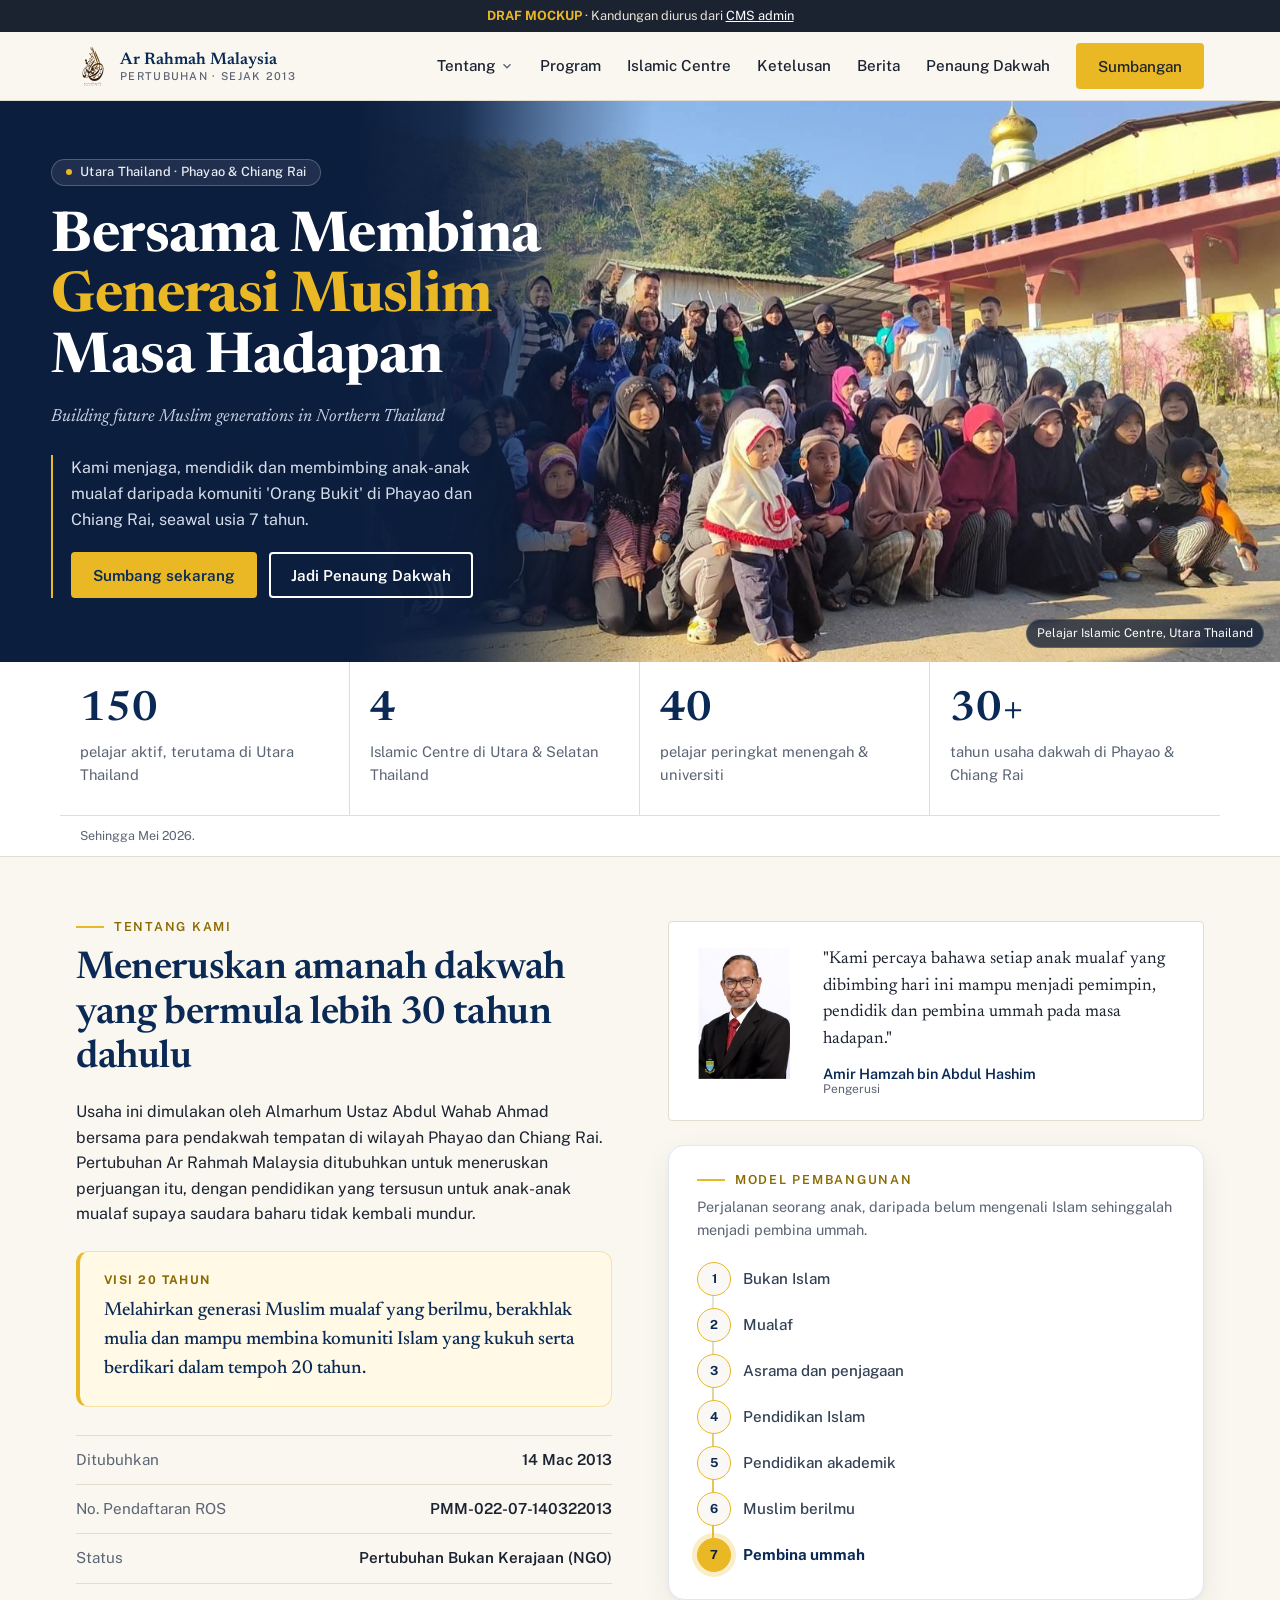
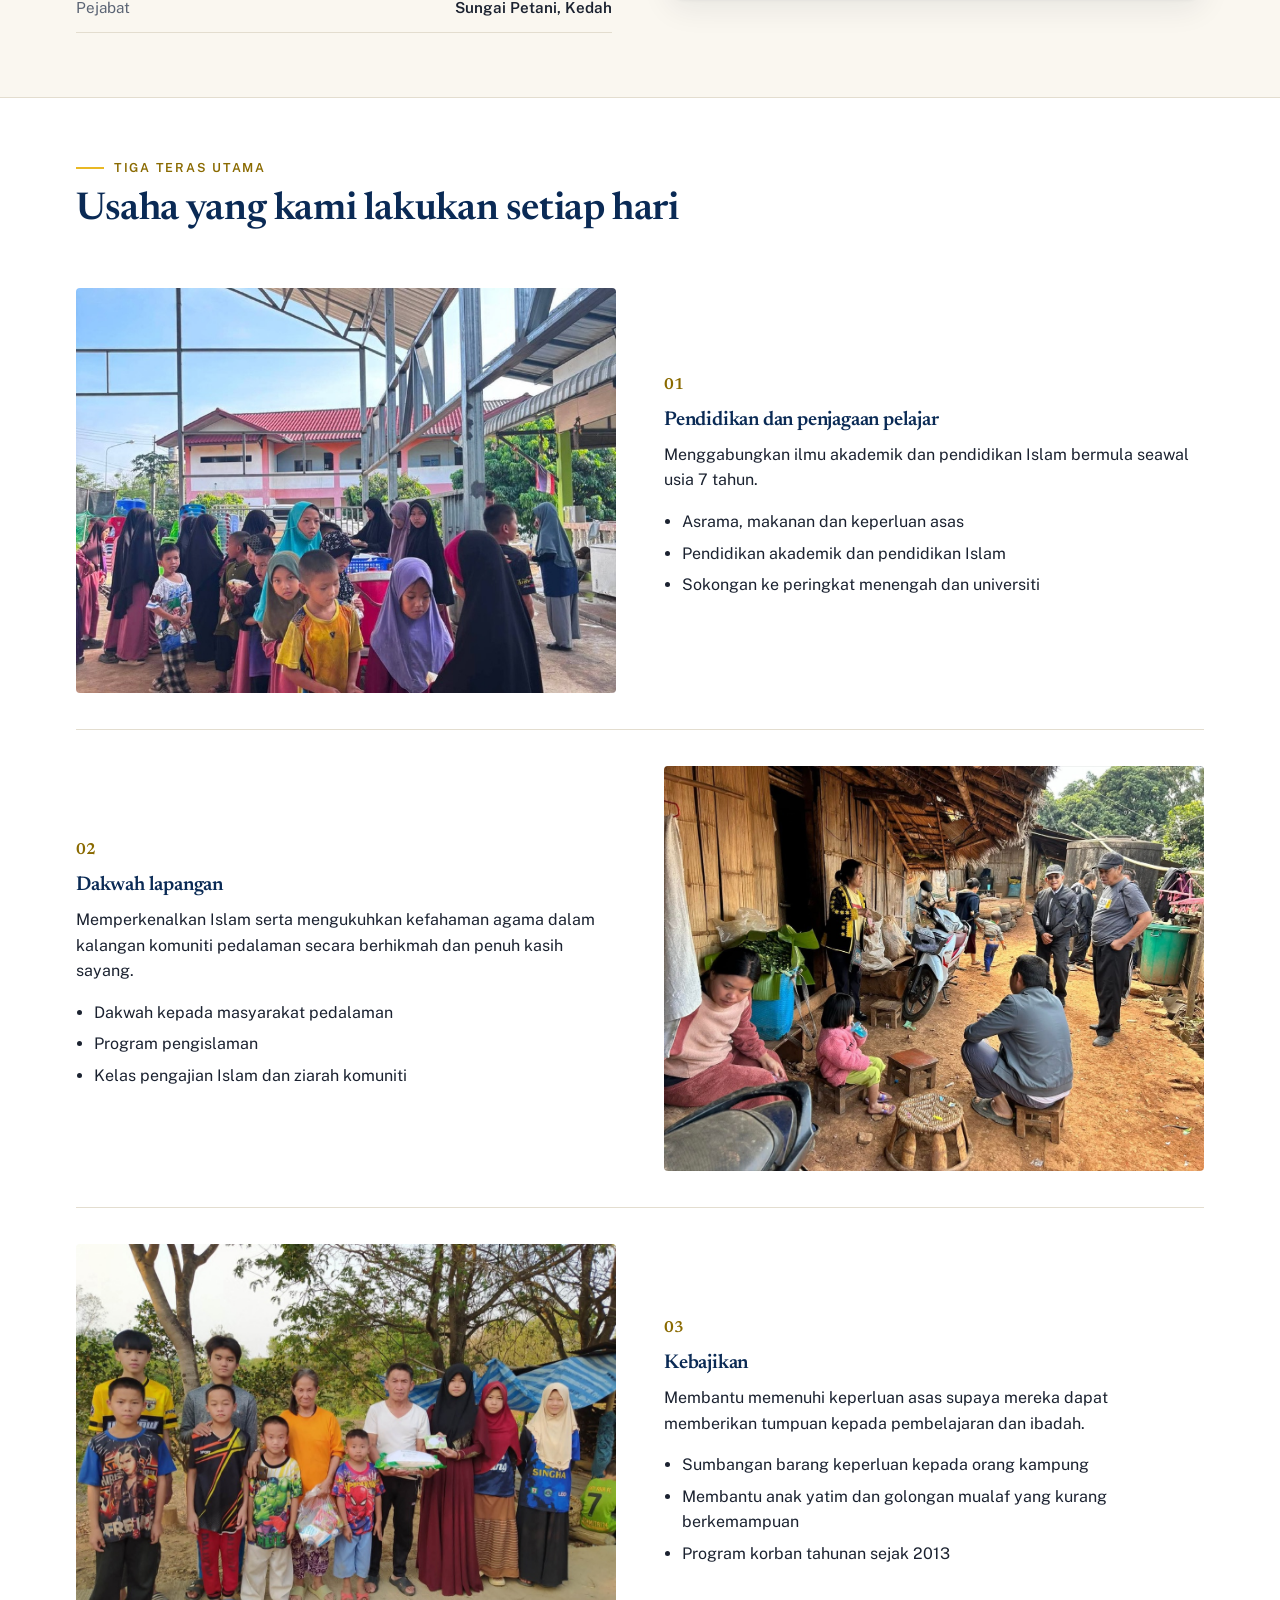
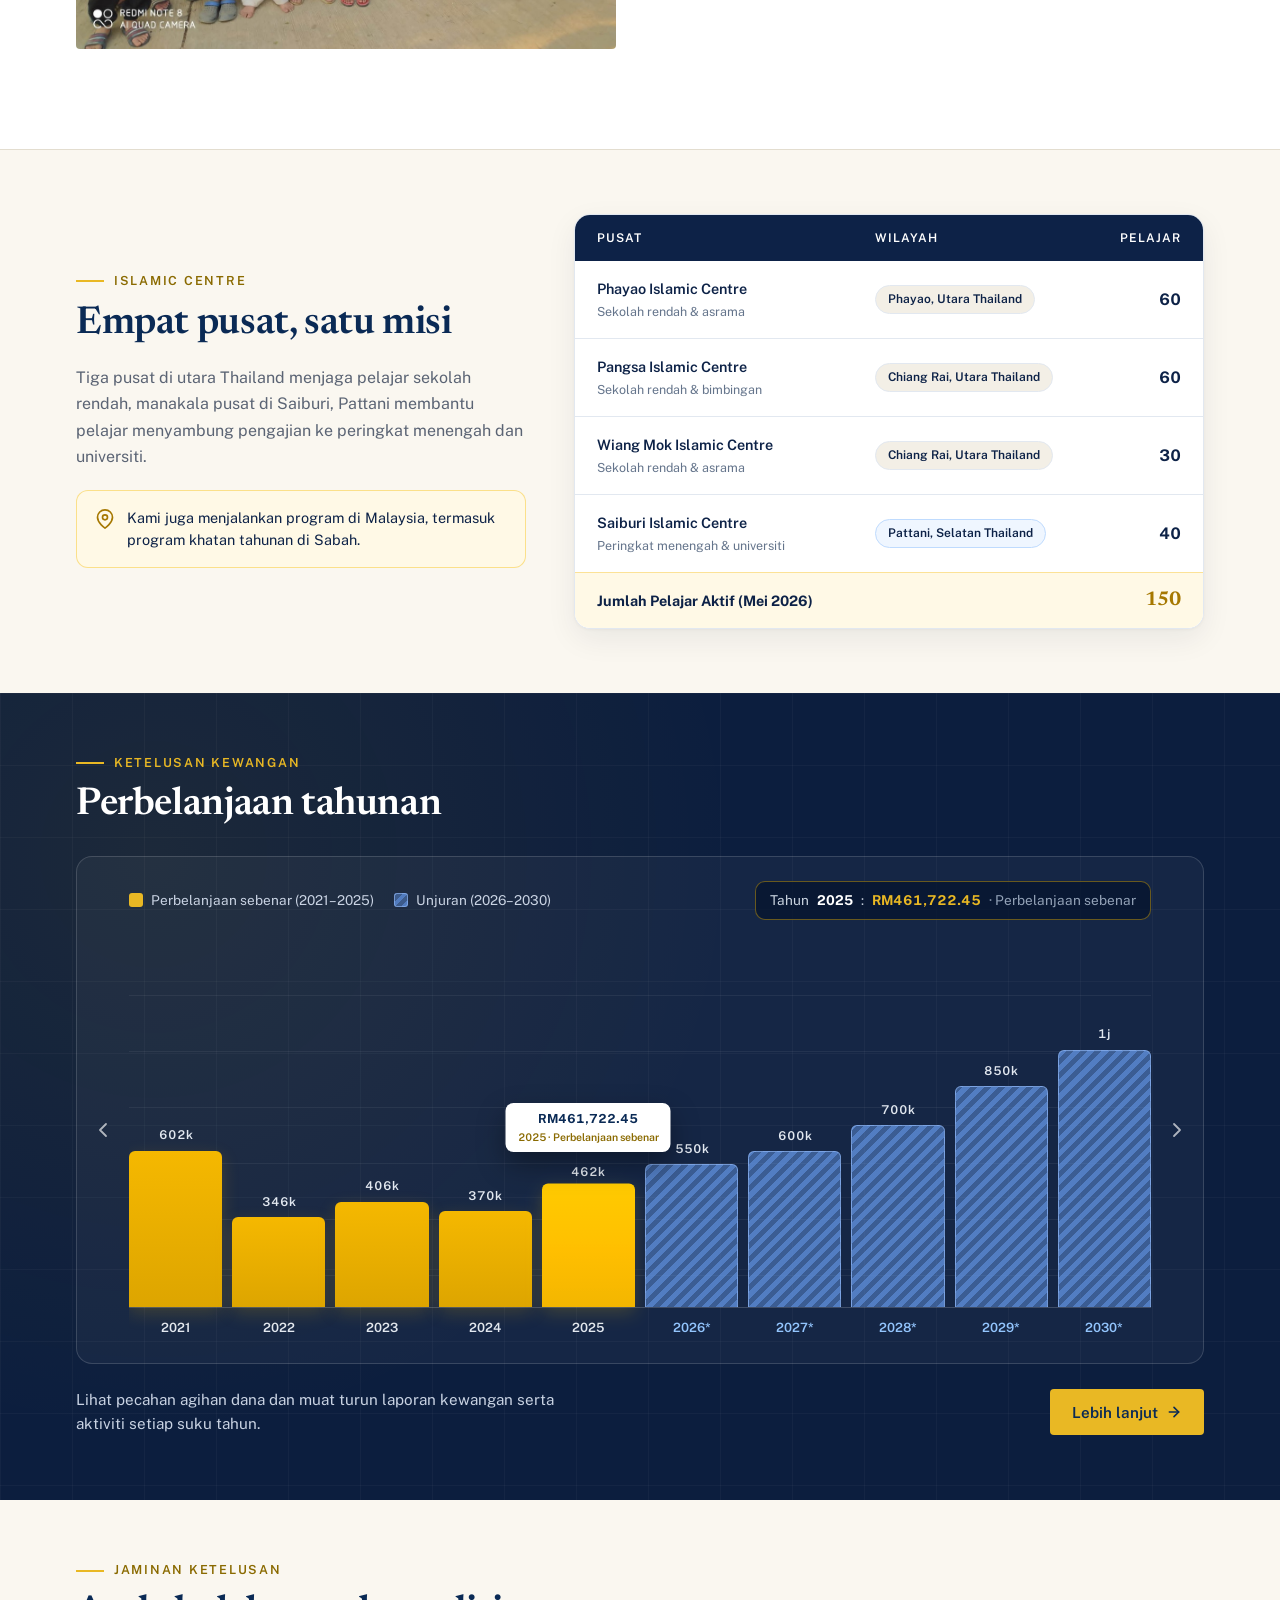
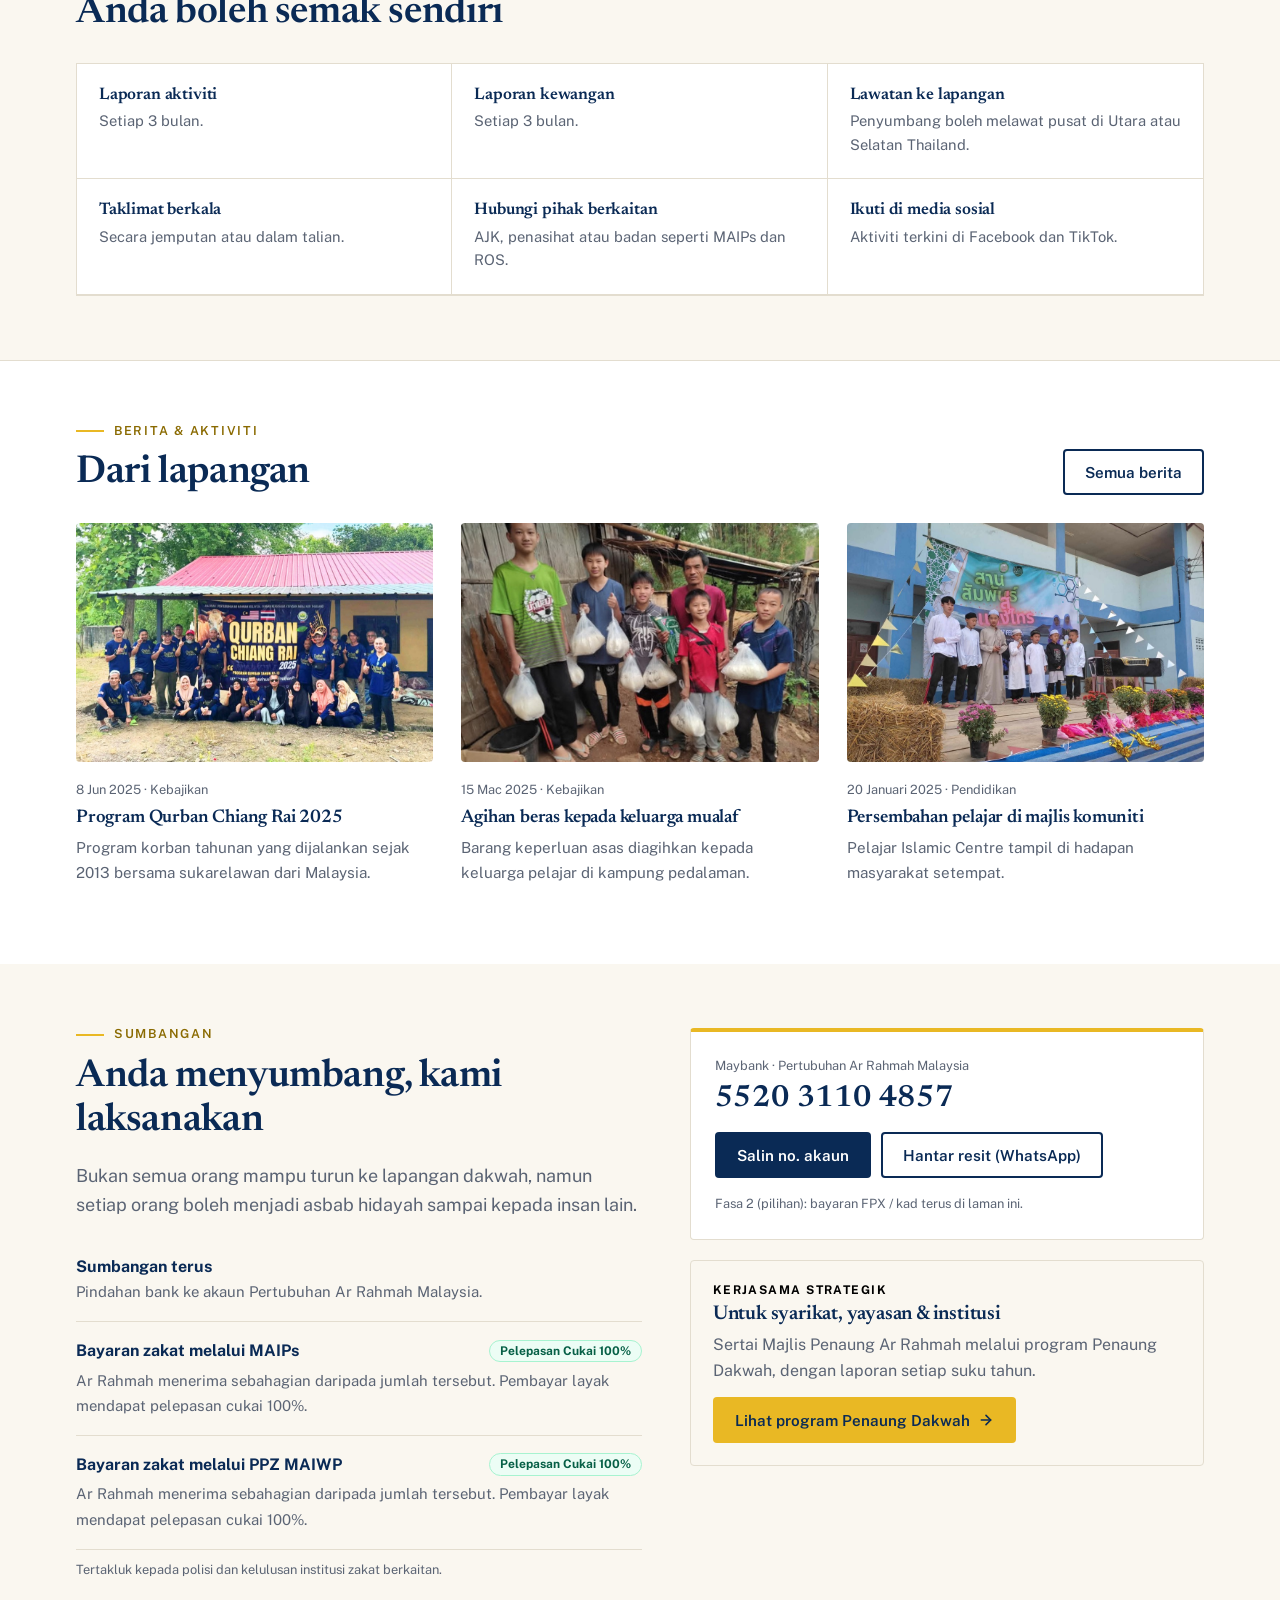
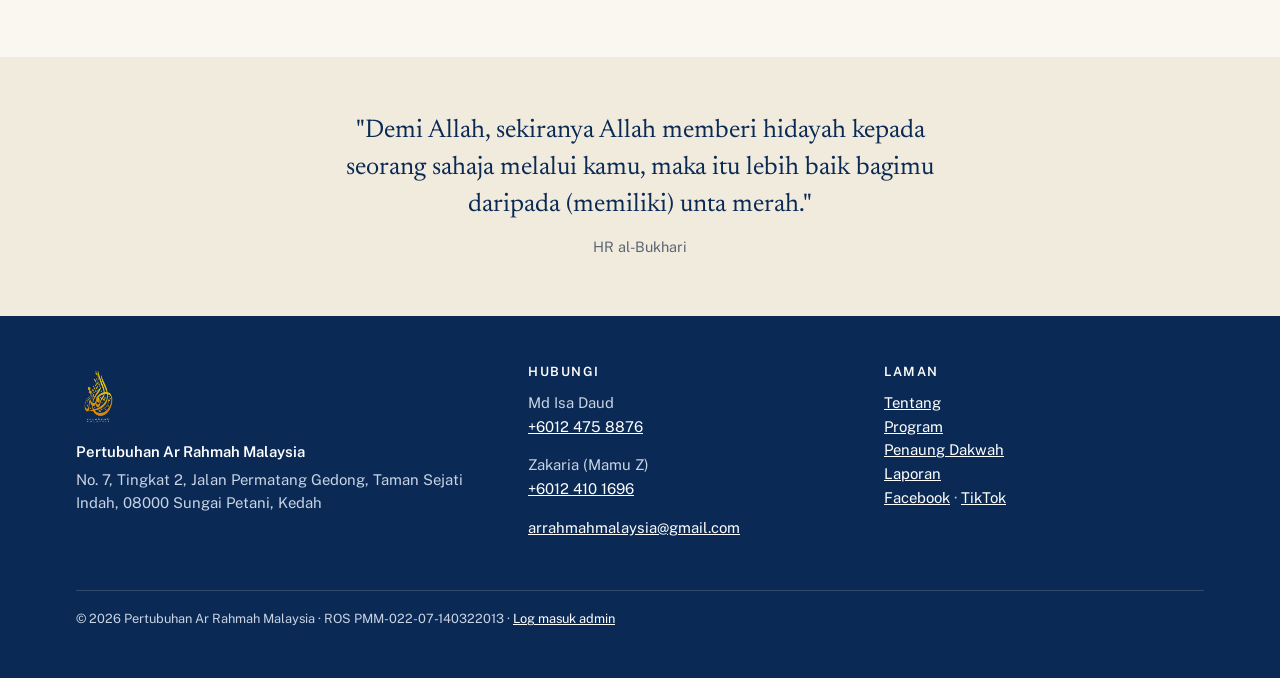
<file: index.html>
<!doctype html>
<html lang="ms">
<head>
<meta charset="utf-8">
<meta name="viewport" content="width=device-width, initial-scale=1">
<title>Pertubuhan Ar Rahmah Malaysia</title>
<meta name="description" content="Dakwah, pendidikan dan kebajikan untuk anak-anak mualaf dan masyarakat pedalaman di Utara Thailand sejak 2013.">
<link rel="preconnect" href="https://fonts.googleapis.com">
<link rel="preconnect" href="https://fonts.gstatic.com" crossorigin>
<link href="https://fonts.googleapis.com/css2?family=Newsreader:ital,opsz,wght@0,6..72,400;0,6..72,600;1,6..72,400&family=Public+Sans:wght@400;500;600&display=swap" rel="stylesheet">
<link rel="stylesheet" href="style.css">
</head>
<body>

<div class="mock-bar"><b>DRAF MOCKUP</b> · Kandungan diurus dari <a href="admin.html" style="color:#fff">CMS admin</a></div>

<header class="site-head">
  <div class="wrap">
    <a class="brand" href="index.html">
      <img src="assets/logo.png" alt="Logo Ar Rahmah Malaysia">
      <span>Ar Rahmah Malaysia<small>Pertubuhan · Sejak 2013</small></span>
    </a>
    <button class="menu-btn" aria-expanded="false" aria-controls="nav" aria-label="Buka menu">
      <svg width="22" height="22" viewBox="0 0 24 24" fill="none" stroke="currentColor" stroke-width="2"><path d="M3 6h18M3 12h18M3 18h18"/></svg>
    </button>
    <nav class="nav" id="nav">
      <div class="nav-drop">
  <a href="#tentang" class="drop-trigger">
    Tentang
    <svg class="chev" width="14" height="14" viewBox="0 0 24 24" fill="none" stroke="currentColor" stroke-width="2.2" aria-hidden="true"><path d="M6 9l6 6 6-6"/></svg>
  </a>
  <div class="drop-menu">
    <a href="#tentang">Tentang Kami</a>
    <a href="ajk.html">AJK &amp; Penasihat</a>
  </div>
</div>
      <a href="#program">Program</a>
      <a href="#centre">Islamic Centre</a>
      <a href="#ketelusan">Ketelusan</a>
      <a href="berita.html">Berita</a>
      <a href="penaung.html">Penaung Dakwah</a>
      <a class="btn btn-gold" href="#sumbang">Sumbangan</a>
    </nav>
  </div>
</header>

<main>
<section class="hero">
  <figure class="hero-img" style="margin:0">
    <img src="assets/hero.jpg" data-src="site.hero_image" alt="Pelajar dan guru di Islamic Centre Ar Rahmah, Utara Thailand">
    <figcaption>Pelajar Islamic Centre, Utara Thailand</figcaption>
  </figure>
  <div class="hero-fade" aria-hidden="true"></div>

  <div class="wrap hero-body">
    <div class="hero-col">
      <div class="hero-pill">
        <span class="dot" aria-hidden="true"></span>
        <span>Utara Thailand · Phayao &amp; Chiang Rai</span>
      </div>

      <h1>Bersama Membina<br><span class="hero-gold">Generasi Muslim</span> Masa Hadapan</h1>
      <p class="tag-en" data-t="site.tagline_en">Building future Muslim generations in Northern Thailand</p>

      <div class="hero-side">
        <p data-t="site.hero_text">Kami menjaga, mendidik dan membimbing anak-anak mualaf daripada komuniti 'Orang Bukit' di Phayao dan Chiang Rai, seawal usia 7 tahun.</p>
        <div class="actions">
          <a class="btn btn-gold" href="#sumbang">Sumbang sekarang</a>
          <a class="btn btn-line" href="penaung.html">Jadi Penaung Dakwah</a>
        </div>
      </div>
    </div>
  </div>
</section>

<section class="facts" aria-label="Statistik semasa">
  <div class="wrap" style="padding:0">
    <dl>
      <div><dt data-t="stats.students">150</dt><dd>pelajar aktif, terutama di Utara Thailand</dd></div>
      <div><dt data-t="stats.centres">4</dt><dd>Islamic Centre di Utara & Selatan Thailand</dd></div>
      <div><dt data-t="stats.uni">40</dt><dd>pelajar peringkat menengah & universiti</dd></div>
      <div><dt data-t="stats.years">30+</dt><dd>tahun usaha dakwah di Phayao & Chiang Rai</dd></div>
    </dl>
    <p class="note">Sehingga <span data-t="stats.asof">Mei 2026</span>.</p>
  </div>
</section>

<section id="tentang">
  <div class="wrap two">
    <div>
      <p class="eyebrow">Tentang kami</p>
      <h2 data-t="site.about_title">Meneruskan amanah dakwah yang bermula lebih 30 tahun dahulu</h2>
      <p data-t="site.about_text">Usaha ini dimulakan oleh Almarhum Ustaz Abdul Wahab Ahmad bersama para pendakwah tempatan di wilayah Phayao dan Chiang Rai. Pertubuhan Ar Rahmah Malaysia ditubuhkan untuk meneruskan perjuangan itu, dengan pendidikan yang tersusun untuk anak-anak mualaf supaya saudara baharu tidak kembali mundur.</p>
<div class="visi-box"><span class="visi-label">Visi 20 Tahun</span>
  <p data-t="site.visi">Melahirkan generasi Muslim mualaf yang berilmu, berakhlak mulia dan mampu membina komuniti Islam yang kukuh serta berdikari dalam tempoh 20 tahun.</p>
</div>  
        <ul class="meta-list">
        <li><span>Ditubuhkan</span><span data-t="site.founded">14 Mac 2013</span></li>
        <li><span>No. Pendaftaran ROS</span><span data-t="site.ros">PMM-022-07-140322013</span></li>
        <li><span>Status</span><span>Pertubuhan Bukan Kerajaan (NGO)</span></li>
        <li><span>Pejabat</span><span data-t="site.office">Sungai Petani, Kedah</span></li>
      </ul>
    </div>
    <div>
      <div class="chair">
        <img src="assets/pengerusi.jpg" alt="Amir Hamzah bin Abdul Hashim">
        <div>
          <blockquote>"<span data-t="site.chair_quote">Kami percaya bahawa setiap anak mualaf yang dibimbing hari ini mampu menjadi pemimpin, pendidik dan pembina ummah pada masa hadapan.</span>"</blockquote>
          <cite><span data-t="site.chair_name">Amir Hamzah bin Abdul Hashim</span><small data-t="site.chair_role">Pengerusi</small></cite>
        </div>
      </div>
      <div class="model-card">
  <p class="eyebrow">Model pembangunan</p>
  <p class="model-sub">Perjalanan seorang anak, daripada belum mengenali Islam sehinggalah menjadi pembina ummah.</p>
  <ol class="model-steps">
    <li>Bukan Islam</li>
    <li>Mualaf</li>
    <li>Asrama dan penjagaan</li>
    <li>Pendidikan Islam</li>
    <li>Pendidikan akademik</li>
    <li>Muslim berilmu</li>
    <li>Pembina ummah</li>
  </ol>
</div>
    </div>
  </div>
</section>

<section id="program" class="pillars">
  <div class="wrap">
    <p class="eyebrow">Tiga teras utama</p>
    <h2>Usaha yang kami lakukan setiap hari</h2>

    <div class="pillar">
      <div class="pillar-img"><img src="assets/pendidikan.jpg" alt="Pelajar beratur untuk makan di asrama" loading="lazy"></div>
      <div>
        <p class="num">01</p>
        <h3>Pendidikan dan penjagaan pelajar</h3>
        <p>Menggabungkan ilmu akademik dan pendidikan Islam bermula seawal usia 7 tahun.</p>
        <ul><li>Asrama, makanan dan keperluan asas</li><li>Pendidikan akademik dan pendidikan Islam</li><li>Sokongan ke peringkat menengah dan universiti</li></ul>
      </div>
    </div>

    <div class="pillar">
      <div class="pillar-img"><img src="assets/dakwah.jpg" alt="Pendakwah menziarahi rumah penduduk kampung" loading="lazy"></div>
      <div>
        <p class="num">02</p>
        <h3>Dakwah lapangan</h3>
        <p>Memperkenalkan Islam serta mengukuhkan kefahaman agama dalam kalangan komuniti pedalaman secara berhikmah dan penuh kasih sayang.</p>
        <ul><li>Dakwah kepada masyarakat pedalaman</li><li>Program pengislaman</li><li>Kelas pengajian Islam dan ziarah komuniti</li></ul>
      </div>
    </div>

    <div class="pillar">
      <div class="pillar-img"><img src="assets/kebajikan.jpg" alt="Agihan barang keperluan kepada keluarga mualaf" loading="lazy"></div>
      <div>
        <p class="num">03</p>
        <h3>Kebajikan</h3>
        <p>Membantu memenuhi keperluan asas supaya mereka dapat memberikan tumpuan kepada pembelajaran dan ibadah.</p>
        <ul><li>Sumbangan barang keperluan kepada orang kampung</li><li>Membantu anak yatim dan golongan mualaf yang kurang berkemampuan</li><li>Program korban tahunan sejak 2013</li></ul>
      </div>
    </div>
  </div>
</section>

<section id="centre">
  <div class="wrap centre-grid">
    <div>
      <p class="eyebrow">Islamic Centre</p>
      <h2>Empat pusat, satu misi</h2>
      <p class="lead">Tiga pusat di utara Thailand menjaga pelajar sekolah rendah, manakala pusat di Saiburi, Pattani membantu pelajar menyambung pengajian ke peringkat menengah dan universiti.</p>
      <div class="centre-note">
        <svg viewBox="0 0 24 24" fill="none" stroke="currentColor" stroke-width="2" stroke-linecap="round" stroke-linejoin="round" aria-hidden="true">
          <path d="M21 10c0 7-9 13-9 13s-9-6-9-13a9 9 0 0 1 18 0z"/>
          <circle cx="12" cy="10" r="3"/>
        </svg>
        <span>Kami juga menjalankan program di Malaysia, termasuk program khatan tahunan di Sabah.</span>
      </div>
    </div>

    <div class="centre-card">
      <div class="tbl-wrap">
        <table class="tbl">
          <thead>
            <tr>
              <th>Pusat</th>
              <th class="hide-sm">Wilayah</th>
              <th>Pelajar</th>
            </tr>
          </thead>
          <tbody id="centres-body"></tbody>
          <tfoot>
            <tr>
              <td>Jumlah Pelajar Aktif (<span data-t="stats.asof">Mei 2026</span>)</td>
              <td class="hide-sm"></td>
              <td id="centres-total" data-t="stats.students">150</td>
            </tr>
          </tfoot>
        </table>
      </div>
    </div>
  </div>
</section>

<section id="ketelusan" class="spend">
  <div class="wrap">
    <p class="eyebrow">Ketelusan kewangan</p>
    <h2>Perbelanjaan tahunan</h2>

    <div class="chart-panel">
      <button type="button" class="chart-nav prev" id="chart-prev" aria-label="Tahun sebelumnya">
        <svg width="24" height="24" viewBox="0 0 24 24" fill="none" stroke="currentColor" stroke-width="1.8" stroke-linecap="round" stroke-linejoin="round" aria-hidden="true"><polyline points="15 18 9 12 15 6"/></svg>
      </button>
      <button type="button" class="chart-nav next" id="chart-next" aria-label="Tahun seterusnya">
        <svg width="24" height="24" viewBox="0 0 24 24" fill="none" stroke="currentColor" stroke-width="1.8" stroke-linecap="round" stroke-linejoin="round" aria-hidden="true"><polyline points="9 18 15 12 9 6"/></svg>
      </button>

      <div class="chart-head">
        <div class="legend">
          <span><i></i>Perbelanjaan sebenar (2021–2025)</span>
          <span><i class="p"></i>Unjuran (2026–2030)</span>
        </div>
        <div class="chart-readout" aria-live="polite">
          Tahun <strong id="ro-year">2025</strong>:
          <strong class="ro-amt" id="ro-amt">RM461,722.45</strong>
          <span class="ro-type" id="ro-type">· Perbelanjaan sebenar</span>
        </div>
      </div>

      <div class="chart-scroll" id="chart-scroll">
        <div class="chart" role="list" aria-label="Perbelanjaan 2021 hingga 2025 dan unjuran 2026 hingga 2030" id="chart"></div>
        <div class="years" id="years"></div>
      </div>
    </div>

    <div class="chart-more">
      <p class="chart-more-note">Lihat pecahan agihan dana dan muat turun laporan kewangan serta aktiviti setiap suku tahun.</p>
      <a class="btn btn-gold" href="ketelusan.html">
        <span>Lebih lanjut</span>
        <svg width="16" height="16" viewBox="0 0 24 24" fill="none" stroke="currentColor" stroke-width="2.4" stroke-linecap="round" stroke-linejoin="round" aria-hidden="true"><path d="M5 12h14"/><path d="m12 5 7 7-7 7"/></svg>
      </a>
    </div>
  </div>
</section>

<section>
  <div class="wrap">
    <p class="eyebrow">Jaminan ketelusan</p>
    <h2>Anda boleh semak sendiri</h2>
    <div class="trust">
      <div><h3>Laporan aktiviti</h3><p>Setiap 3 bulan.</p></div>
      <div><h3>Laporan kewangan</h3><p>Setiap 3 bulan.</p></div>
      <div><h3>Lawatan ke lapangan</h3><p>Penyumbang boleh melawat pusat di Utara atau Selatan Thailand.</p></div>
      <div><h3>Taklimat berkala</h3><p>Secara jemputan atau dalam talian.</p></div>
      <div><h3>Hubungi pihak berkaitan</h3><p>AJK, penasihat atau badan seperti MAIPs dan ROS.</p></div>
      <div><h3>Ikuti di media sosial</h3><p>Aktiviti terkini di Facebook dan TikTok.</p></div>
    </div>
  </div>
</section>

<section id="berita" style="background:#fff;border-top:1px solid var(--line)">
  <div class="wrap">
    <div class="head-row">
      <div><p class="eyebrow">Berita & aktiviti</p><h2 style="margin:0">Dari lapangan</h2></div>
      <a class="btn btn-line" href="berita.html">Semua berita</a>
    </div>
    <div class="news" id="news" data-limit="3"></div>
  </div>
</section>

<section id="sumbang">
  <div class="wrap give">
    <div>
      <p class="eyebrow">Sumbangan</p>
      <h2>Anda menyumbang, kami laksanakan</h2>
      <p class="lead">Bukan semua orang mampu turun ke lapangan dakwah, namun setiap orang boleh menjadi asbab hidayah sampai kepada insan lain.</p>
      <ul class="ways">
        <li>
          <b>Sumbangan terus</b>
          <span>Pindahan bank ke akaun Pertubuhan Ar Rahmah Malaysia.</span>
        </li>
        <li>
          <div class="way-head">
            <b>Bayaran zakat melalui MAIPs</b>
            <span class="tax-pill">Pelepasan Cukai 100%</span>
          </div>
          <span>Ar Rahmah menerima sebahagian daripada jumlah tersebut. Pembayar layak mendapat pelepasan cukai 100%.</span>
        </li>
        <li>
          <div class="way-head">
            <b>Bayaran zakat melalui PPZ MAIWP</b>
            <span class="tax-pill">Pelepasan Cukai 100%</span>
          </div>
          <span>Ar Rahmah menerima sebahagian daripada jumlah tersebut. Pembayar layak mendapat pelepasan cukai 100%.</span>
        </li>
      </ul>
      <p class="fine" style="margin-top:10px">Tertakluk kepada polisi dan kelulusan institusi zakat berkaitan.</p>
    </div>
    <div>
      <div class="bank">
        <p class="fine" style="margin:0"><span data-t="site.bank_name">Maybank</span> · <span data-t="site.bank_holder">Pertubuhan Ar Rahmah Malaysia</span></p>
        <p class="acc" id="acc" data-t="site.bank_acc">5520 3110 4857</p>
        <div class="row">
          <button class="btn btn-navy" type="button" data-copy="552031104857" data-acc>Salin no. akaun</button>
          <a class="btn btn-line" data-wa href="https://wa.me/60124758876">Hantar resit (WhatsApp)</a>
        </div>
        <p class="fine" style="margin:16px 0 0">Fasa 2 (pilihan): bayaran FPX / kad terus di laman ini.</p>
      </div>
      <div class="partner-box">
        <span class="partner-tag">Kerjasama Strategik</span>
        <h3 style="margin-bottom:6px">Untuk syarikat, yayasan &amp; institusi</h3>
        <p style="color:var(--muted);margin-bottom:14px">Sertai Majlis Penaung Ar Rahmah melalui program Penaung Dakwah, dengan laporan setiap suku tahun.</p>
        <a class="btn btn-gold" href="penaung.html">
          <span>Lihat program Penaung Dakwah</span>
          <svg width="16" height="16" viewBox="0 0 24 24" fill="none" stroke="currentColor" stroke-width="2.4" stroke-linecap="round" stroke-linejoin="round" aria-hidden="true"><path d="M5 12h14"/><path d="m12 5 7 7-7 7"/></svg>
        </a>
      </div>
    </div>
  </div>
</section>

<section class="quote">
  <div class="wrap">
    <p>"Demi Allah, sekiranya Allah memberi hidayah kepada seorang sahaja melalui kamu, maka itu lebih baik bagimu daripada (memiliki) unta merah."</p>
    <cite>HR al-Bukhari</cite>
  </div>
</section>
</main>

<footer class="foot" id="hubungi">
  <div class="wrap">
    <div class="cols">
      <div>
        <img src="assets/logo-gold.png" alt="Ar Rahmah Malaysia">
        <p style="color:#fff;font-weight:600;margin-bottom:4px">Pertubuhan Ar Rahmah Malaysia</p>
        <p data-t="site.address">No. 7, Tingkat 2, Jalan Permatang Gedong, Taman Sejati Indah, 08000 Sungai Petani, Kedah</p>
      </div>
      <div>
        <h4>Hubungi</h4>
        <p><span data-t="site.phone1_name">Md Isa Daud</span><br><a data-tel="site.phone1" href="tel:+60124758876">+6012 475 8876</a></p>
        <p><span data-t="site.phone2_name">Zakaria (Mamu Z)</span><br><a data-tel="site.phone2" href="tel:+60124101696">+6012 410 1696</a></p>
        <p><a data-mail href="mailto:arrahmahmalaysia@gmail.com">arrahmahmalaysia@gmail.com</a></p>
      </div>
      <div>
        <h4>Laman</h4>
        <p><a href="#tentang">Tentang</a><br><a href="#program">Program</a><br><a href="penaung.html">Penaung Dakwah</a><br><a href="#ketelusan">Laporan</a><br><a data-fb href="#">Facebook</a> · <a data-tt href="#">TikTok</a></p>
      </div>
    </div>
    <div class="base">© 2026 Pertubuhan Ar Rahmah Malaysia · ROS <span data-t="site.ros">PMM-022-07-140322013</span> · <a href="admin.html">Log masuk admin</a></div>
  </div>
</footer>

<div class="give-bar">
  <a class="btn btn-gold" href="#sumbang">Sumbang</a>
  <a class="btn btn-line" style="color:#fff" href="penaung.html">Penaung Dakwah</a>
</div>
<div class="toast" role="status" aria-live="polite"></div>

<script src="data.js"></script>
<script src="cms.js"></script>
<script src="site.js"></script>
</body>
</html>
</file>
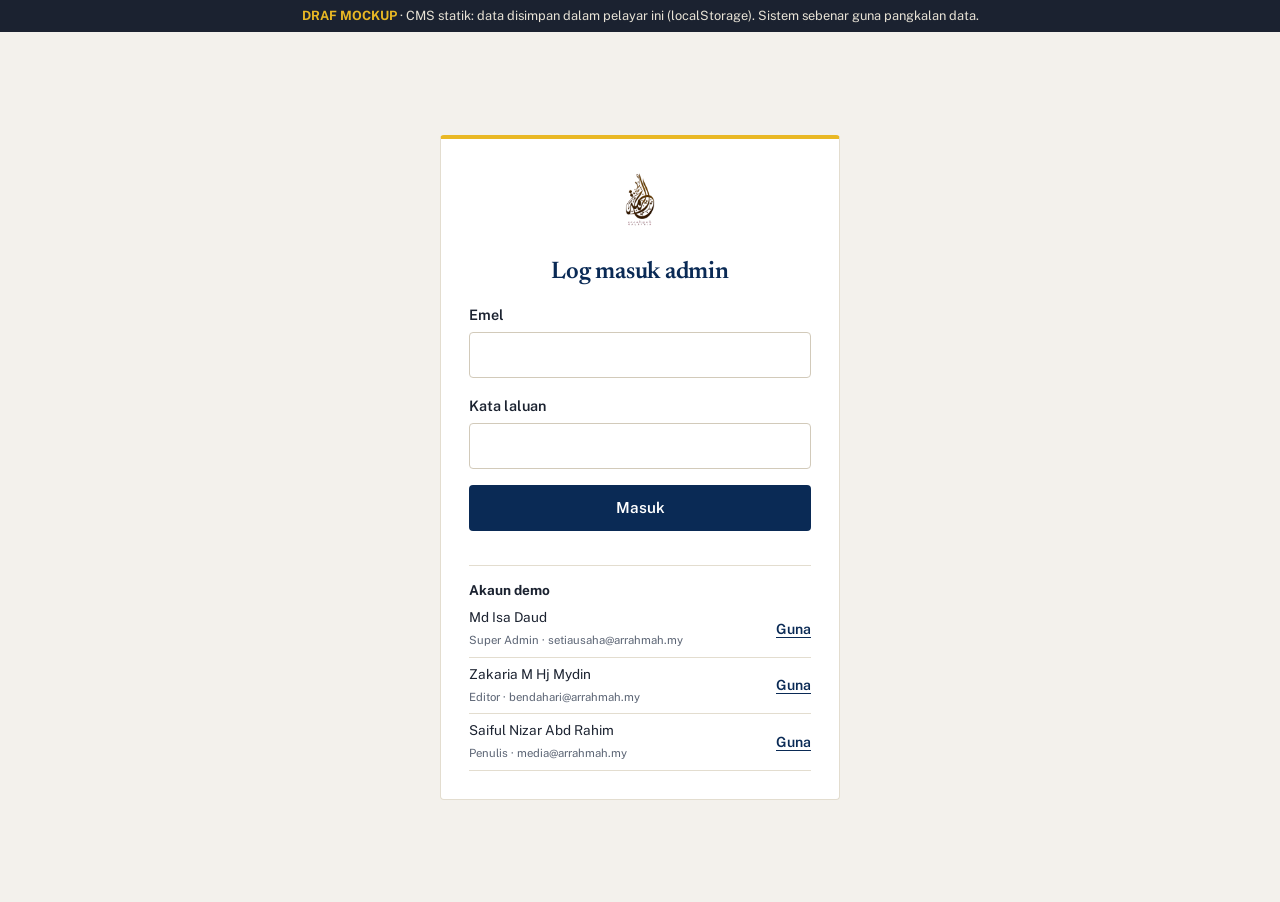
<file: admin.html>
<!doctype html>
<html lang="ms">
<head>
<meta charset="utf-8">
<meta name="viewport" content="width=device-width, initial-scale=1">
<title>CMS · Ar Rahmah Malaysia</title>
<meta name="robots" content="noindex">
<link rel="preconnect" href="https://fonts.googleapis.com">
<link rel="preconnect" href="https://fonts.gstatic.com" crossorigin>
<link href="https://fonts.googleapis.com/css2?family=Newsreader:opsz,wght@6..72,600&family=Public+Sans:wght@400;500;600&display=swap" rel="stylesheet">
<link rel="stylesheet" href="style.css">
<style>
  body{background:#F3F1EC}
  .login{min-height:calc(100vh - 30px);display:grid;place-items:center;padding:24px 16px}
  .login .box{width:100%;max-width:400px;background:#fff;border:1px solid var(--line);border-top:4px solid var(--gold);padding:28px;border-radius:var(--r)}
  .login img{height:64px;margin:0 auto 12px}
  .demo{margin-top:18px;border-top:1px solid var(--line);padding-top:14px;font-size:.85rem}
  .demo table{width:100%;border-collapse:collapse}
  .demo td{padding:6px 0;border-bottom:1px solid var(--line)}
  .demo td:last-child{text-align:right}
  .login-err{display:none;color:var(--err);font-size:.9rem;margin:0}
  .login-err.show{display:block}

  .app{display:none;grid-template-columns:240px 1fr;min-height:calc(100vh - 30px)}
  .app.on{display:grid}
  .side{background:var(--navy);color:#C9D3E3;padding:16px 0;display:flex;flex-direction:column}
  .side .logo{display:flex;align-items:center;gap:10px;padding:0 20px 16px;border-bottom:1px solid rgba(255,255,255,.12);margin-bottom:8px;color:#fff;font:600 1rem var(--serif);text-decoration:none}
  .side .logo img{height:40px}
  .side a.m{display:flex;align-items:center;justify-content:space-between;padding:11px 20px;font-size:.93rem;color:#C9D3E3;text-decoration:none}
  .side a.m:hover{background:rgba(255,255,255,.06);color:#fff}
  .side a.m[aria-current]{background:rgba(255,255,255,.1);color:#fff;box-shadow:inset 3px 0 0 var(--gold)}
  .badge{background:var(--gold);color:var(--navy);font-size:.72rem;font-weight:600;padding:1px 7px;border-radius:2px}
  .main{min-width:0}
  .top{display:flex;justify-content:space-between;align-items:center;gap:12px;padding:12px 32px;background:#fff;border-bottom:1px solid var(--line);font-size:.9rem;flex-wrap:wrap}
  .top .who b{color:var(--navy)}
  .top .links{display:flex;gap:16px;align-items:center}
  .content{padding:28px 32px 80px;max-width:1100px}
  .content h1{font-size:1.8rem;margin-bottom:4px}
  .sub{color:var(--muted);margin-bottom:24px}
  .kpis{display:grid;grid-template-columns:repeat(4,1fr);border:1px solid var(--line);background:#fff;margin-bottom:24px}
  .kpis a{padding:18px;border-right:1px solid var(--line);text-decoration:none;color:inherit}
  .kpis a:last-child{border-right:0}
  .kpis a:hover{background:#FBFAF6}
  .kpis b{font:600 1.8rem var(--serif);color:var(--navy);display:block}
  .kpis span{font-size:.85rem;color:var(--muted)}
  .panel{background:#fff;border:1px solid var(--line);border-radius:var(--r);margin-bottom:24px}
  .panel-h{display:flex;justify-content:space-between;align-items:center;gap:12px;padding:14px 18px;border-bottom:1px solid var(--line);flex-wrap:wrap}
  .panel-h h2{font-size:1.15rem;margin:0}
  .panel-b{padding:18px}
  .panel .tbl{border:0}
  .grid2{display:grid;grid-template-columns:1fr 1fr;gap:16px}
  .pill{font-size:.75rem;font-weight:600;padding:2px 8px;border-radius:2px;background:#EEF1F6;color:var(--navy-2);white-space:nowrap}
  .pill.ok{background:#E5F2EA;color:var(--ok)}
  .pill.draft{background:#F6EED6;color:var(--gold-ink)}
  .pill.new{background:#FBE9E7;color:var(--err)}
  .link{all:unset;cursor:pointer;color:var(--navy);font-weight:600;font-size:.88rem;text-decoration:underline;text-underline-offset:3px;padding:6px 0}
  .link:focus-visible{outline:3px solid var(--gold)}
  .link.del{color:var(--err)}
  .acts{display:flex;gap:14px;justify-content:flex-end;flex-wrap:wrap;align-items:center}
  .tbl.edit td{padding:8px}
  .tbl.edit input,.tbl.edit select{min-width:110px}
  .tbl td small{color:var(--muted)}
  .bar-actions{display:flex;gap:10px;flex-wrap:wrap;align-items:center;margin-top:16px}
  .filters{display:flex;gap:6px;flex-wrap:wrap}
  .filters button{all:unset;cursor:pointer;padding:6px 12px;border:1px solid var(--line-2);border-radius:var(--r);font-size:.85rem}
  .filters button[aria-pressed=true]{background:var(--navy);color:#fff;border-color:var(--navy)}
  .img-field{display:flex;gap:16px;align-items:flex-start;flex-wrap:wrap}
  .img-field img{width:180px;aspect-ratio:3/2;object-fit:cover;border-radius:var(--r);border:1px solid var(--line);background:#F4F0E6}
  .help{font-size:.83rem;color:var(--muted);margin:4px 0 0;font-weight:400}
  .log{list-style:none;margin:0;padding:0}
  .log li{padding:10px 18px;border-bottom:1px solid var(--line);font-size:.9rem;display:flex;justify-content:space-between;gap:12px}
  .log li:last-child{border-bottom:0}
  .log time{color:var(--muted);white-space:nowrap;font-size:.8rem}
  .msg{background:#F7F5EF;padding:10px 12px;border-radius:var(--r);font-size:.9rem;margin-top:6px;white-space:pre-wrap}
  .lock{background:#F6EED6;color:var(--gold-ink);padding:10px 14px;border-radius:var(--r);font-size:.9rem;margin-bottom:16px}
  @media (max-width:860px){
    .app{grid-template-columns:1fr;grid-template-rows:auto auto 1fr}
    .side{flex-direction:row;overflow-x:auto;padding:0;position:sticky;top:0;z-index:5;align-self:start}
    .side .logo{display:none}
    .side a.m{white-space:nowrap;padding:14px}
    .side a.m[aria-current]{box-shadow:inset 0 -3px 0 var(--gold)}
    .top{padding:10px 16px}
    .content{padding:20px 16px 80px}
    .kpis{grid-template-columns:1fr 1fr}
    .kpis a:nth-child(2){border-right:0}
    .kpis a:nth-child(-n+2){border-bottom:1px solid var(--line)}
    .grid2{grid-template-columns:1fr}
    .hide-sm{display:none}
  }
</style>
</head>
<body data-admin>
<div class="mock-bar"><b>DRAF MOCKUP</b> · CMS statik: data disimpan dalam pelayar ini (localStorage). Sistem sebenar guna pangkalan data.</div>

<div class="login" id="login">
  <form class="box form" id="loginForm" novalidate>
    <img src="assets/logo.png" alt="Ar Rahmah Malaysia">
    <h1 style="font-size:1.5rem;text-align:center;margin-bottom:0">Log masuk admin</h1>
    <div><label for="u">Emel</label><input id="u" type="email" autocomplete="username"></div>
    <div><label for="p">Kata laluan</label><input id="p" type="password" autocomplete="current-password"></div>
    <p class="login-err" id="loginErr" role="alert">Emel atau kata laluan salah.</p>
    <button class="btn btn-navy" type="submit">Masuk</button>
    <div class="demo">
      <b>Akaun demo</b>
      <table id="demoUsers"></table>
    </div>
  </form>
</div>

<div class="app" id="app">
  <nav class="side" id="side" aria-label="Menu admin"></nav>
  <div class="main">
    <div class="top">
      <span class="who" id="who"></span>
      <span class="links"><a href="index.html" target="_blank" rel="noopener">Lihat laman awam</a><button class="link" id="logout" type="button">Keluar</button></span>
    </div>
    <div class="content" id="main" tabindex="-1"></div>
  </div>
</div>

<div class="toast" role="status" aria-live="polite"></div>
<script src="data.js"></script>
<script src="cms.js"></script>
<script src="site.js"></script>
<script src="admin.js"></script>
</body>
</html>
</file>
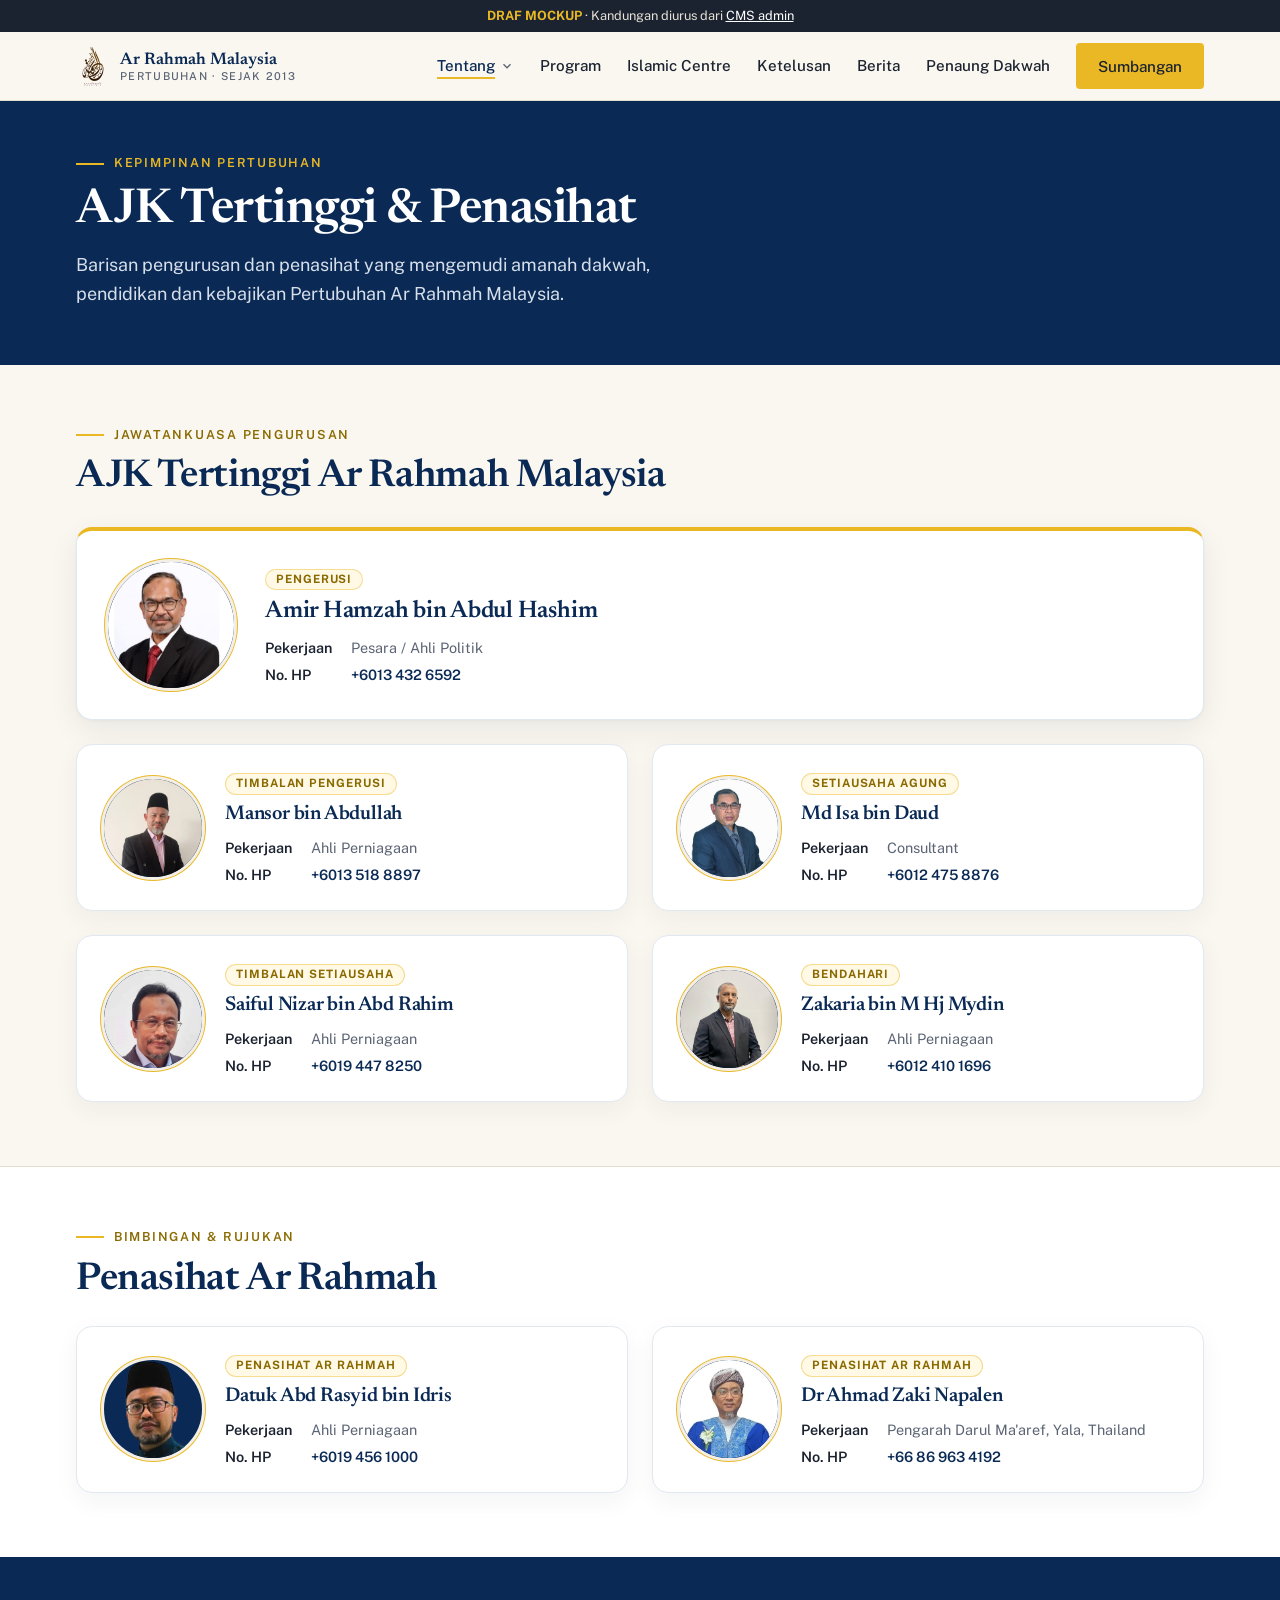
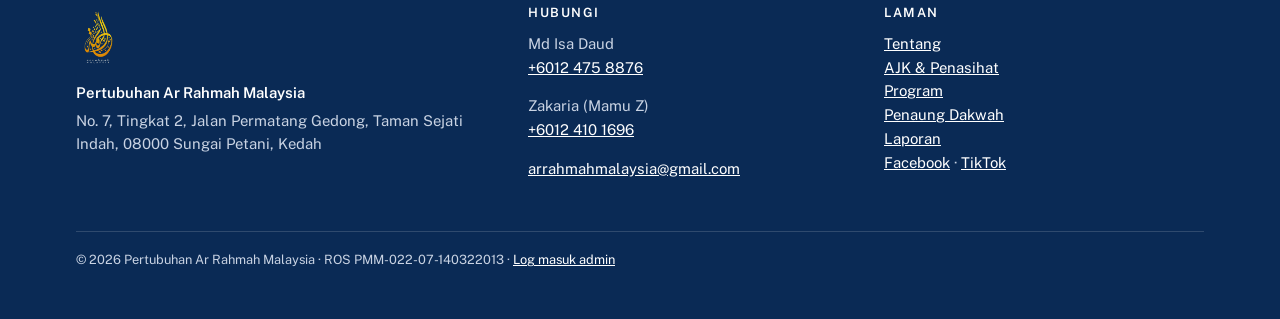
<file: ajk.html>
<!Doctype html>
<html lang="ms">
<head>
<meta charset="utf-8">
<meta name="viewport" content="width=device-width, initial-scale=1">
<title>AJK &amp; Penasihat · Ar Rahmah Malaysia</title>
<meta name="description" content="Barisan Ahli Jawatankuasa Tertinggi dan Penasihat Pertubuhan Ar Rahmah Malaysia.">
<link rel="preconnect" href="https://fonts.googleapis.com">
<link rel="preconnect" href="https://fonts.gstatic.com" crossorigin>
<link href="https://fonts.googleapis.com/css2?family=Newsreader:ital,opsz,wght@0,6..72,400;0,6..72,600;1,6..72,400&family=Public+Sans:wght@400;500;600;700&display=swap" rel="stylesheet">
<link rel="stylesheet" href="style.css">
</head>
<body>

<div class="mock-bar"><b>DRAF MOCKUP</b> · Kandungan diurus dari <a href="admin.html" style="color:#fff">CMS admin</a></div>

<header class="site-head">
  <div class="wrap">
    <a class="brand" href="index.html">
      <img src="assets/logo.png" alt="Logo Ar Rahmah Malaysia">
      <span>Ar Rahmah Malaysia<small>Pertubuhan · Sejak 2013</small></span>
    </a>
    <button class="menu-btn" aria-expanded="false" aria-controls="nav" aria-label="Buka menu">
      <svg width="22" height="22" viewBox="0 0 24 24" fill="none" stroke="currentColor" stroke-width="2"><path d="M3 6h18M3 12h18M3 18h18"/></svg>
    </button>
    <nav class="nav" id="nav">
      <div class="nav-drop">
        <a href="index.html#tentang" class="drop-trigger" aria-current="true">
          Tentang
          <svg class="chev" width="14" height="14" viewBox="0 0 24 24" fill="none" stroke="currentColor" stroke-width="2.2" aria-hidden="true"><path d="M6 9l6 6 6-6"/></svg>
        </a>
        <div class="drop-menu">
          <a href="index.html#tentang">Tentang Kami</a>
          <a href="ajk.html" aria-current="page">AJK &amp; Penasihat</a>
        </div>
      </div>
      <a href="index.html#program">Program</a>
      <a href="index.html#centre">Islamic Centre</a>
      <a href="index.html#ketelusan">Ketelusan</a>
      <a href="berita.html">Berita</a>
      <a href="penaung.html">Penaung Dakwah</a>
      <a class="btn btn-gold" href="index.html#sumbang">Sumbangan</a>
    </nav>
  </div>
</header>

<main>
<section class="ajk-hero">
  <div class="wrap">
    <p class="eyebrow">Kepimpinan pertubuhan</p>
    <h1>AJK Tertinggi &amp; Penasihat</h1>
    <p class="lead">Barisan pengurusan dan penasihat yang mengemudi amanah dakwah, pendidikan dan kebajikan Pertubuhan Ar Rahmah Malaysia.</p>
  </div>
</section>

<section id="ajk">
  <div class="wrap">
    <p class="eyebrow">Jawatankuasa pengurusan</p>
    <h2>AJK Tertinggi Ar Rahmah Malaysia</h2>

    <!-- Pengerusi (featured) -->
    <article class="ajk-lead-card">
      <div class="ajk-avatar">
        <img src="assets/pengerusi.jpg" alt="Amir Hamzah bin Abdul Hashim" onerror="this.remove();this.parentElement.textContent='AH'">
      </div>
      <div>
        <span class="ajk-role">Pengerusi</span>
        <h3>Amir Hamzah bin Abdul Hashim</h3>
        <ul class="ajk-meta">
          <li><b>Pekerjaan</b><span>Pesara / Ahli Politik</span></li>
          <li><b>No. HP</b><a href="tel:+60134326592">+6013 432 6592</a></li>
        </ul>
      </div>
    </article>

    <!-- Ahli Jawatankuasa lain -->
    <div class="ajk-grid">
      <article class="ajk-card">
        <div class="ajk-avatar">
          <img src="assets/ajk-mansor.png" alt="Mansor bin Abdullah" onerror="this.remove();this.parentElement.textContent='MA'">
        </div>
        <div>
          <span class="ajk-role">Timbalan Pengerusi</span>
          <h3>Mansor bin Abdullah</h3>
          <ul class="ajk-meta">
            <li><b>Pekerjaan</b><span>Ahli Perniagaan</span></li>
            <li><b>No. HP</b><a href="tel:+60135188897">+6013 518 8897</a></li>
          </ul>
        </div>
      </article>

      <article class="ajk-card">
        <div class="ajk-avatar">
          <img src="assets/ajk-mdisa.png" alt="Md Isa bin Daud" onerror="this.remove();this.parentElement.textContent='MI'">
        </div>
        <div>
          <span class="ajk-role">Setiausaha Agung</span>
          <h3>Md Isa bin Daud</h3>
          <ul class="ajk-meta">
            <li><b>Pekerjaan</b><span>Consultant</span></li>
            <li><b>No. HP</b><a href="tel:+60124758876">+6012 475 8876</a></li>
          </ul>
        </div>
      </article>

      <article class="ajk-card">
        <div class="ajk-avatar">
          <img src="assets/ajk-saiful.jpeg" alt="Saiful Nizar bin Abd Rahim" onerror="this.remove();this.parentElement.textContent='SN'">
        </div>
        <div>
          <span class="ajk-role">Timbalan Setiausaha</span>
          <h3>Saiful Nizar bin Abd Rahim</h3>
          <ul class="ajk-meta">
            <li><b>Pekerjaan</b><span>Ahli Perniagaan</span></li>
            <li><b>No. HP</b><a href="tel:+60194478250">+6019 447 8250</a></li>
          </ul>
        </div>
      </article>

      <article class="ajk-card">
        <div class="ajk-avatar">
          <img src="assets/ajk-zakaria.png" alt="Zakaria bin M Hj Mydin" onerror="this.remove();this.parentElement.textContent='ZM'">
        </div>
        <div>
          <span class="ajk-role">Bendahari</span>
          <h3>Zakaria bin M Hj Mydin</h3>
          <ul class="ajk-meta">
            <li><b>Pekerjaan</b><span>Ahli Perniagaan</span></li>
            <li><b>No. HP</b><a href="tel:+60124101696">+6012 410 1696</a></li>
          </ul>
        </div>
      </article>
    </div>
  </div>
</section>

<section id="penasihat" class="ajk-advisors">
  <div class="wrap">
    <p class="eyebrow">Bimbingan &amp; rujukan</p>
    <h2>Penasihat Ar Rahmah</h2>

    <div class="ajk-grid">
      <article class="ajk-card">
        <div class="ajk-avatar">
          <img src="assets/penasihat-rasyid.png" alt="Datuk Abd Rasyid bin Idris" onerror="this.remove();this.parentElement.textContent='AR'">
        </div>
        <div>
          <span class="ajk-role">Penasihat Ar Rahmah</span>
          <h3>Datuk Abd Rasyid bin Idris</h3>
          <ul class="ajk-meta">
            <li><b>Pekerjaan</b><span>Ahli Perniagaan</span></li>
            <li><b>No. HP</b><a href="tel:+60194561000">+6019 456 1000</a></li>
          </ul>
        </div>
      </article>

      <article class="ajk-card">
        <div class="ajk-avatar">
          <img src="assets/penasihat-zaki.jpeg" alt="Dr Ahmad Zaki Napalen" onerror="this.remove();this.parentElement.textContent='AZ'">
        </div>
        <div>
          <span class="ajk-role">Penasihat Ar Rahmah</span>
          <h3>Dr Ahmad Zaki Napalen</h3>
          <ul class="ajk-meta">
            <li><b>Pekerjaan</b><span>Pengarah Darul Ma'aref, Yala, Thailand</span></li>
            <li><b>No. HP</b><a href="tel:+66869634192">+66 86 963 4192</a></li>
          </ul>
        </div>
      </article>
    </div>
  </div>
</section>
</main>

<footer class="foot" id="hubungi">
  <div class="wrap">
    <div class="cols">
      <div>
        <img src="assets/logo-gold.png" alt="Ar Rahmah Malaysia">
        <p style="color:#fff;font-weight:600;margin-bottom:4px">Pertubuhan Ar Rahmah Malaysia</p>
        <p data-t="site.address">No. 7, Tingkat 2, Jalan Permatang Gedong, Taman Sejati Indah, 08000 Sungai Petani, Kedah</p>
      </div>
      <div>
        <h4>Hubungi</h4>
        <p><span data-t="site.phone1_name">Md Isa Daud</span><br><a data-tel="site.phone1" href="tel:+60124758876">+6012 475 8876</a></p>
        <p><span data-t="site.phone2_name">Zakaria (Mamu Z)</span><br><a data-tel="site.phone2" href="tel:+60124101696">+6012 410 1696</a></p>
        <p><a data-mail href="mailto:arrahmahmalaysia@gmail.com">arrahmahmalaysia@gmail.com</a></p>
      </div>
      <div>
        <h4>Laman</h4>
        <p><a href="index.html#tentang">Tentang</a><br><a href="ajk.html">AJK &amp; Penasihat</a><br><a href="index.html#program">Program</a><br><a href="penaung.html">Penaung Dakwah</a><br><a href="index.html#ketelusan">Laporan</a><br><a data-fb href="#">Facebook</a> · <a data-tt href="#">TikTok</a></p>
      </div>
    </div>
    <div class="base">© 2026 Pertubuhan Ar Rahmah Malaysia · ROS <span data-t="site.ros">PMM-022-07-140322013</span> · <a href="admin.html">Log masuk admin</a></div>
  </div>
</footer>

<div class="give-bar">
  <a class="btn btn-gold" href="index.html#sumbang">Sumbangan</a>
  <a class="btn btn-line" style="color:#fff" href="penaung.html">Penaung Dakwah</a>
</div>
<div class="toast" role="status" aria-live="polite"></div>

<script src="data.js"></script>
<script src="cms.js"></script>
<script src="site.js"></script>
</body>
</html>
</file>
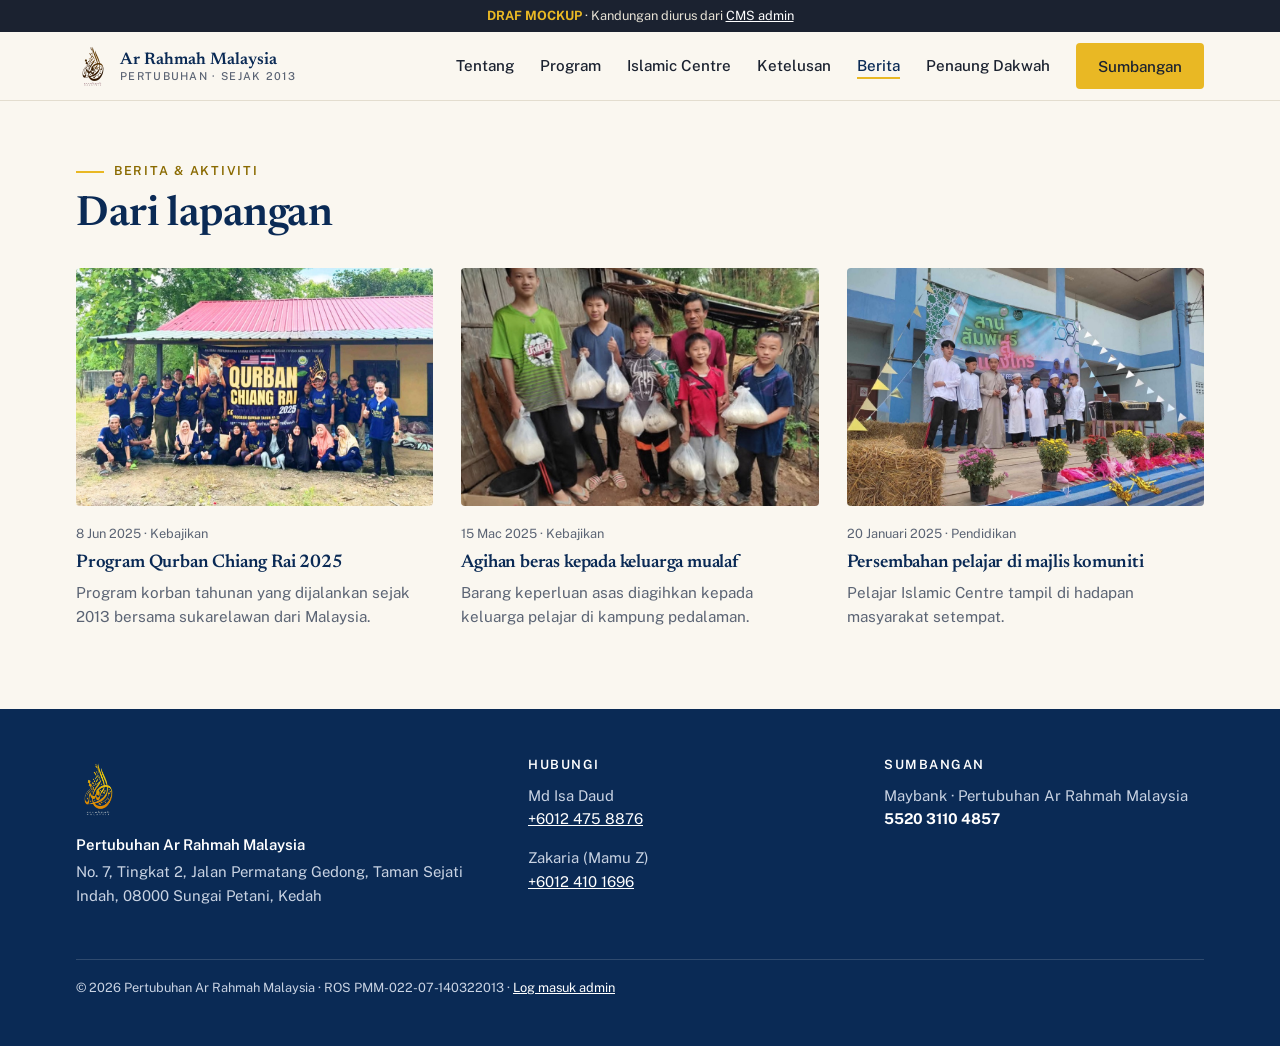
<file: berita.html>
<!doctype html>
<html lang="ms">
<head>
<meta charset="utf-8">
<meta name="viewport" content="width=device-width, initial-scale=1">
<title>Berita · Ar Rahmah Malaysia</title>
<meta name="description" content="Berita dan aktiviti Pertubuhan Ar Rahmah Malaysia.">
<link rel="preconnect" href="https://fonts.googleapis.com">
<link rel="preconnect" href="https://fonts.gstatic.com" crossorigin>
<link href="https://fonts.googleapis.com/css2?family=Newsreader:ital,opsz,wght@0,6..72,400;0,6..72,600;1,6..72,400&family=Public+Sans:wght@400;500;600&display=swap" rel="stylesheet">
<link rel="stylesheet" href="style.css">
</head>
<body>

<div class="mock-bar"><b>DRAF MOCKUP</b> · Kandungan diurus dari <a href="admin.html" style="color:#fff">CMS admin</a></div>

<header class="site-head">
  <div class="wrap">
    <a class="brand" href="index.html">
      <img src="assets/logo.png" alt="Logo Ar Rahmah Malaysia">
      <span>Ar Rahmah Malaysia<small>Pertubuhan · Sejak 2013</small></span>
    </a>
    <button class="menu-btn" aria-expanded="false" aria-controls="nav" aria-label="Buka menu">
      <svg width="22" height="22" viewBox="0 0 24 24" fill="none" stroke="currentColor" stroke-width="2"><path d="M3 6h18M3 12h18M3 18h18"/></svg>
    </button>
    <nav class="nav" id="nav">
      <a href="index.html#tentang">Tentang</a>
      <a href="index.html#program">Program</a>
      <a href="index.html#centre">Islamic Centre</a>
      <a href="index.html#ketelusan">Ketelusan</a>
      <a href="berita.html" aria-current="page">Berita</a>
      <a href="penaung.html">Penaung Dakwah</a>
      <a class="btn btn-gold" href="index.html#sumbang">Sumbangan</a>
    </nav>
  </div>
</header>

<main>
<section>
  <div class="wrap">
    <article class="article" id="article"></article>
    <div id="news-list-wrap">
      <p class="eyebrow">Berita & aktiviti</p>
      <h1 style="font-size:clamp(1.8rem,4vw,2.6rem)">Dari lapangan</h1>
      <div class="news" id="news"></div>
    </div>
  </div>
</section>
</main>

<footer class="foot">
  <div class="wrap">
    <div class="cols">
      <div>
        <img src="assets/logo-gold.png" alt="Ar Rahmah Malaysia">
        <p style="color:#fff;font-weight:600;margin-bottom:4px">Pertubuhan Ar Rahmah Malaysia</p>
        <p data-t="site.address">No. 7, Tingkat 2, Jalan Permatang Gedong, Taman Sejati Indah, 08000 Sungai Petani, Kedah</p>
      </div>
      <div>
        <h4>Hubungi</h4>
        <p><span data-t="site.phone1_name">Md Isa Daud</span><br><a data-tel="site.phone1" href="tel:+60124758876">+6012 475 8876</a></p>
        <p><span data-t="site.phone2_name">Zakaria (Mamu Z)</span><br><a data-tel="site.phone2" href="tel:+60124101696">+6012 410 1696</a></p>
      </div>
      <div>
        <h4>Sumbangan</h4>
        <p><span data-t="site.bank_name">Maybank</span> · <span data-t="site.bank_holder">Pertubuhan Ar Rahmah Malaysia</span><br><b style="color:#fff" data-t="site.bank_acc">5520 3110 4857</b></p>
      </div>
    </div>
    <div class="base">© 2026 Pertubuhan Ar Rahmah Malaysia · ROS <span data-t="site.ros">PMM-022-07-140322013</span> · <a href="admin.html">Log masuk admin</a></div>
  </div>
</footer>

<div class="give-bar">
  <a class="btn btn-gold" href="index.html#sumbang">Sumbang</a>
  <a class="btn btn-line" style="color:#fff" href="penaung.html">Penaung Dakwah</a>
</div>
<div class="toast" role="status" aria-live="polite"></div>
<script src="data.js"></script>
<script src="cms.js"></script>
<script src="site.js"></script>
</body>
</html>
</file>
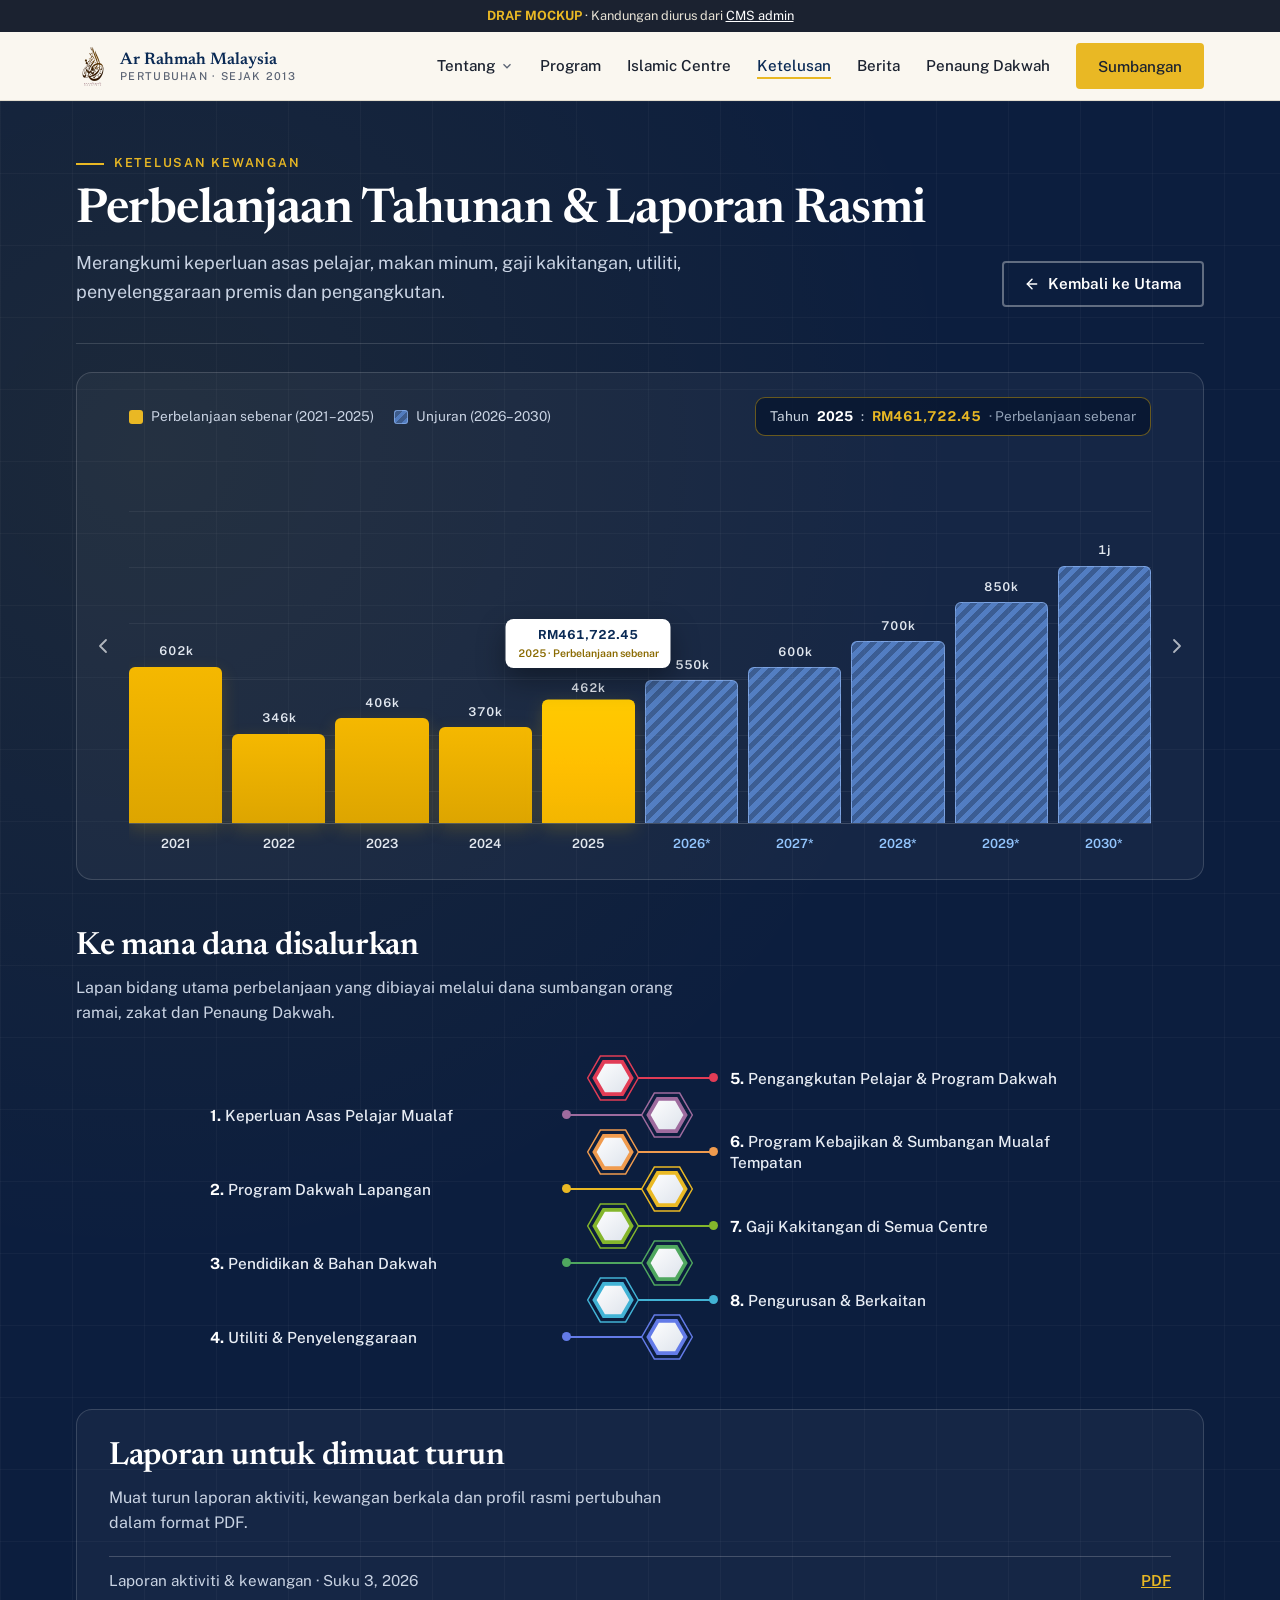
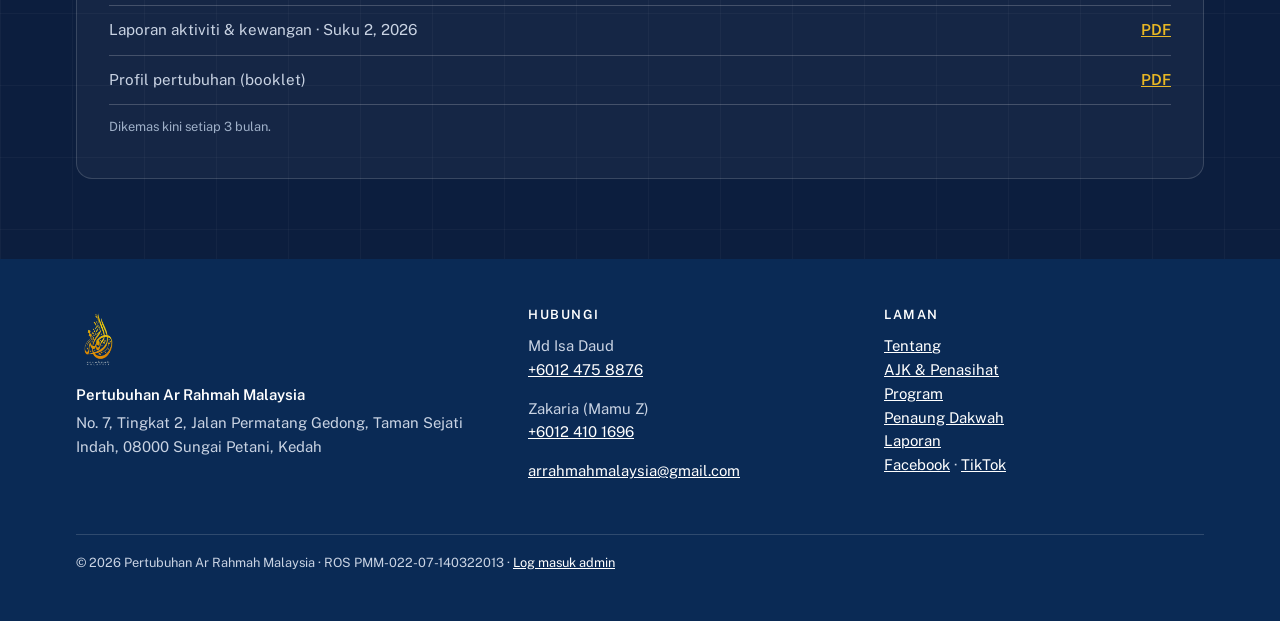
<file: ketelusan.html>
<!doctype html>
<html lang="ms">
<head>
<meta charset="utf-8">
<meta name="viewport" content="width=device-width, initial-scale=1">
<title>Ketelusan Kewangan · Ar Rahmah Malaysia</title>
<meta name="description" content="Perbelanjaan tahunan, pecahan agihan dana dan laporan kewangan serta aktiviti Pertubuhan Ar Rahmah Malaysia.">
<link rel="preconnect" href="https://fonts.googleapis.com">
<link rel="preconnect" href="https://fonts.gstatic.com" crossorigin>
<link href="https://fonts.googleapis.com/css2?family=Newsreader:ital,opsz,wght@0,6..72,400;0,6..72,600;1,6..72,400&family=Public+Sans:wght@400;500;600;700&display=swap" rel="stylesheet">
<link rel="stylesheet" href="style.css">
</head>
<body>

<div class="mock-bar"><b>DRAF MOCKUP</b> · Kandungan diurus dari <a href="admin.html" style="color:#fff">CMS admin</a></div>

<header class="site-head">
  <div class="wrap">
    <a class="brand" href="index.html">
      <img src="assets/logo.png" alt="Logo Ar Rahmah Malaysia">
      <span>Ar Rahmah Malaysia<small>Pertubuhan · Sejak 2013</small></span>
    </a>
    <button class="menu-btn" aria-expanded="false" aria-controls="nav" aria-label="Buka menu">
      <svg width="22" height="22" viewBox="0 0 24 24" fill="none" stroke="currentColor" stroke-width="2"><path d="M3 6h18M3 12h18M3 18h18"/></svg>
    </button>
    <nav class="nav" id="nav">
      <div class="nav-drop">
        <a href="index.html#tentang" class="drop-trigger">
          Tentang
          <svg class="chev" width="14" height="14" viewBox="0 0 24 24" fill="none" stroke="currentColor" stroke-width="2.2" aria-hidden="true"><path d="M6 9l6 6 6-6"/></svg>
        </a>
        <div class="drop-menu">
          <a href="index.html#tentang">Tentang Kami</a>
          <a href="ajk.html">AJK &amp; Penasihat</a>
        </div>
      </div>
      <a href="index.html#program">Program</a>
      <a href="index.html#centre">Islamic Centre</a>
      <a href="ketelusan.html" aria-current="page">Ketelusan</a>
      <a href="berita.html">Berita</a>
      <a href="penaung.html">Penaung Dakwah</a>
      <a class="btn btn-gold" href="index.html#sumbang">Sumbangan</a>
    </nav>
  </div>
</header>

<main>
<section class="spend ketelusan-page" id="ketelusan">
  <div class="wrap">
    <div class="ketelusan-head">
      <div>
        <p class="eyebrow">Ketelusan kewangan</p>
        <h1>Perbelanjaan Tahunan &amp; Laporan Rasmi</h1>
        <p class="lead">Merangkumi keperluan asas pelajar, makan minum, gaji kakitangan, utiliti, penyelenggaraan premis dan pengangkutan.</p>
      </div>
      <a class="btn btn-line ketelusan-back" href="index.html">
        <svg width="16" height="16" viewBox="0 0 24 24" fill="none" stroke="currentColor" stroke-width="2.2" stroke-linecap="round" stroke-linejoin="round" aria-hidden="true"><path d="M19 12H5"/><path d="m12 19-7-7 7-7"/></svg>
        <span>Kembali ke Utama</span>
      </a>
    </div>

    <!-- Bar chart (hydrated automatically from data.js / CMS via site.js) -->
    <div class="chart-panel" id="perbelanjaan">
      <button type="button" class="chart-nav prev" id="chart-prev" aria-label="Tahun sebelumnya">
        <svg width="24" height="24" viewBox="0 0 24 24" fill="none" stroke="currentColor" stroke-width="1.8" stroke-linecap="round" stroke-linejoin="round" aria-hidden="true"><polyline points="15 18 9 12 15 6"/></svg>
      </button>
      <button type="button" class="chart-nav next" id="chart-next" aria-label="Tahun seterusnya">
        <svg width="24" height="24" viewBox="0 0 24 24" fill="none" stroke="currentColor" stroke-width="1.8" stroke-linecap="round" stroke-linejoin="round" aria-hidden="true"><polyline points="9 18 15 12 9 6"/></svg>
      </button>

      <div class="chart-head">
        <div class="legend">
          <span><i></i>Perbelanjaan sebenar (2021–2025)</span>
          <span><i class="p"></i>Unjuran (2026–2030)</span>
        </div>
        <div class="chart-readout" aria-live="polite">
          Tahun <strong id="ro-year">2025</strong>:
          <strong class="ro-amt" id="ro-amt">RM461,722.45</strong>
          <span class="ro-type" id="ro-type">· Perbelanjaan sebenar</span>
        </div>
      </div>

      <div class="chart-scroll" id="chart-scroll">
        <div class="chart" role="list" aria-label="Perbelanjaan 2021 hingga 2025 dan unjuran 2026 hingga 2030" id="chart"></div>
        <div class="years" id="years"></div>
      </div>
    </div>

    <svg width="0" height="0" style="position:absolute" aria-hidden="true">
      <defs>
        <linearGradient id="hexFill" x1="0%" y1="0%" x2="100%" y2="100%">
          <stop offset="0%" stop-color="#FFFFFF"/>
          <stop offset="100%" stop-color="#DCE2EB"/>
        </linearGradient>
      </defs>
    </svg>

    <!-- Ke mana dana disalurkan -->
    <div class="ketelusan-block" id="agihan">
      <h2>Ke mana dana disalurkan</h2>
      <p class="lead" style="font-size:1rem">Lapan bidang utama perbelanjaan yang dibiayai melalui dana sumbangan orang ramai, zakat dan Penaung Dakwah.</p>

      <div class="dana-flow dana-wide">
        <div class="dana-row right" style="--c:#E13C56;--ord:5">
          <div class="dana-left"></div>
          <div class="dana-track">
            <svg class="hex" viewBox="0 0 64 56" aria-hidden="true"><polygon class="hex-out" points="17,2 47,2 62,28 47,54 17,54 2,28"/><polygon class="hex-in" points="21,9 43,9 54,28 43,47 21,47 10,28"/></svg>
            <span class="dana-line"></span><span class="dana-dot"></span>
          </div>
          <div class="dana-right"><b>5.</b> Pengangkutan Pelajar &amp; Program Dakwah</div>
        </div>

        <div class="dana-row left" style="--c:#9E6B9E;--ord:1">
          <div class="dana-left"><b>1.</b> Keperluan Asas Pelajar Mualaf</div>
          <div class="dana-track">
            <span class="dana-dot"></span><span class="dana-line"></span>
            <svg class="hex" viewBox="0 0 64 56" aria-hidden="true"><polygon class="hex-out" points="17,2 47,2 62,28 47,54 17,54 2,28"/><polygon class="hex-in" points="21,9 43,9 54,28 43,47 21,47 10,28"/></svg>
          </div>
          <div class="dana-right"></div>
        </div>

        <div class="dana-row right" style="--c:#F09B4E;--ord:6">
          <div class="dana-left"></div>
          <div class="dana-track">
            <svg class="hex" viewBox="0 0 64 56" aria-hidden="true"><polygon class="hex-out" points="17,2 47,2 62,28 47,54 17,54 2,28"/><polygon class="hex-in" points="21,9 43,9 54,28 43,47 21,47 10,28"/></svg>
            <span class="dana-line"></span><span class="dana-dot"></span>
          </div>
          <div class="dana-right"><b>6.</b> Program Kebajikan &amp; Sumbangan Mualaf Tempatan</div>
        </div>

        <div class="dana-row left" style="--c:#EAB924;--ord:2">
          <div class="dana-left"><b>2.</b> Program Dakwah Lapangan</div>
          <div class="dana-track">
            <span class="dana-dot"></span><span class="dana-line"></span>
            <svg class="hex" viewBox="0 0 64 56" aria-hidden="true"><polygon class="hex-out" points="17,2 47,2 62,28 47,54 17,54 2,28"/><polygon class="hex-in" points="21,9 43,9 54,28 43,47 21,47 10,28"/></svg>
          </div>
          <div class="dana-right"></div>
        </div>

        <div class="dana-row right" style="--c:#84B62B;--ord:7">
          <div class="dana-left"></div>
          <div class="dana-track">
            <svg class="hex" viewBox="0 0 64 56" aria-hidden="true"><polygon class="hex-out" points="17,2 47,2 62,28 47,54 17,54 2,28"/><polygon class="hex-in" points="21,9 43,9 54,28 43,47 21,47 10,28"/></svg>
            <span class="dana-line"></span><span class="dana-dot"></span>
          </div>
          <div class="dana-right"><b>7.</b> Gaji Kakitangan di Semua Centre</div>
        </div>

        <div class="dana-row left" style="--c:#4FA75F;--ord:3">
          <div class="dana-left"><b>3.</b> Pendidikan &amp; Bahan Dakwah</div>
          <div class="dana-track">
            <span class="dana-dot"></span><span class="dana-line"></span>
            <svg class="hex" viewBox="0 0 64 56" aria-hidden="true"><polygon class="hex-out" points="17,2 47,2 62,28 47,54 17,54 2,28"/><polygon class="hex-in" points="21,9 43,9 54,28 43,47 21,47 10,28"/></svg>
          </div>
          <div class="dana-right"></div>
        </div>

        <div class="dana-row right" style="--c:#42B3D5;--ord:8">
          <div class="dana-left"></div>
          <div class="dana-track">
            <svg class="hex" viewBox="0 0 64 56" aria-hidden="true"><polygon class="hex-out" points="17,2 47,2 62,28 47,54 17,54 2,28"/><polygon class="hex-in" points="21,9 43,9 54,28 43,47 21,47 10,28"/></svg>
            <span class="dana-line"></span><span class="dana-dot"></span>
          </div>
          <div class="dana-right"><b>8.</b> Pengurusan &amp; Berkaitan</div>
        </div>

        <div class="dana-row left" style="--c:#637BE8;--ord:4">
          <div class="dana-left"><b>4.</b> Utiliti &amp; Penyelenggaraan</div>
          <div class="dana-track">
            <span class="dana-dot"></span><span class="dana-line"></span>
            <svg class="hex" viewBox="0 0 64 56" aria-hidden="true"><polygon class="hex-out" points="17,2 47,2 62,28 47,54 17,54 2,28"/><polygon class="hex-in" points="21,9 43,9 54,28 43,47 21,47 10,28"/></svg>
          </div>
          <div class="dana-right"></div>
        </div>
      </div>
    </div>

    <!-- Laporan untuk dimuat turun -->
    <div class="ketelusan-block report-panel" id="laporan">
      <h2>Laporan untuk dimuat turun</h2>
      <p class="lead" style="font-size:1rem;margin-bottom:20px">Muat turun laporan aktiviti, kewangan berkala dan profil rasmi pertubuhan dalam format PDF.</p>
      <ul class="meta-list rep-list" id="reports"></ul>
      <p class="fine" style="color:#9FB0C8;margin-top:12px">Dikemas kini setiap 3 bulan.</p>
    </div>
  </div>
</section>
</main>

<footer class="foot" id="hubungi">
  <div class="wrap">
    <div class="cols">
      <div>
        <img src="assets/logo-gold.png" alt="Ar Rahmah Malaysia">
        <p style="color:#fff;font-weight:600;margin-bottom:4px">Pertubuhan Ar Rahmah Malaysia</p>
        <p data-t="site.address">No. 7, Tingkat 2, Jalan Permatang Gedong, Taman Sejati Indah, 08000 Sungai Petani, Kedah</p>
      </div>
      <div>
        <h4>Hubungi</h4>
        <p><span data-t="site.phone1_name">Md Isa Daud</span><br><a data-tel="site.phone1" href="tel:+60124758876">+6012 475 8876</a></p>
        <p><span data-t="site.phone2_name">Zakaria (Mamu Z)</span><br><a data-tel="site.phone2" href="tel:+60124101696">+6012 410 1696</a></p>
        <p><a data-mail href="mailto:arrahmahmalaysia@gmail.com">arrahmahmalaysia@gmail.com</a></p>
      </div>
      <div>
        <h4>Laman</h4>
        <p><a href="index.html#tentang">Tentang</a><br><a href="ajk.html">AJK &amp; Penasihat</a><br><a href="index.html#program">Program</a><br><a href="penaung.html">Penaung Dakwah</a><br><a href="ketelusan.html#laporan">Laporan</a><br><a data-fb href="#">Facebook</a> · <a data-tt href="#">TikTok</a></p>
      </div>
    </div>
    <div class="base">© 2026 Pertubuhan Ar Rahmah Malaysia · ROS <span data-t="site.ros">PMM-022-07-140322013</span> · <a href="admin.html">Log masuk admin</a></div>
  </div>
</footer>

<div class="give-bar">
  <a class="btn btn-gold" href="index.html#sumbang">Sumbangan</a>
  <a class="btn btn-line" style="color:#fff" href="penaung.html">Penaung Dakwah</a>
</div>
<div class="toast" role="status" aria-live="polite"></div>

<script src="data.js"></script>
<script src="cms.js"></script>
<script src="site.js"></script>
</body>
</html>
</file>
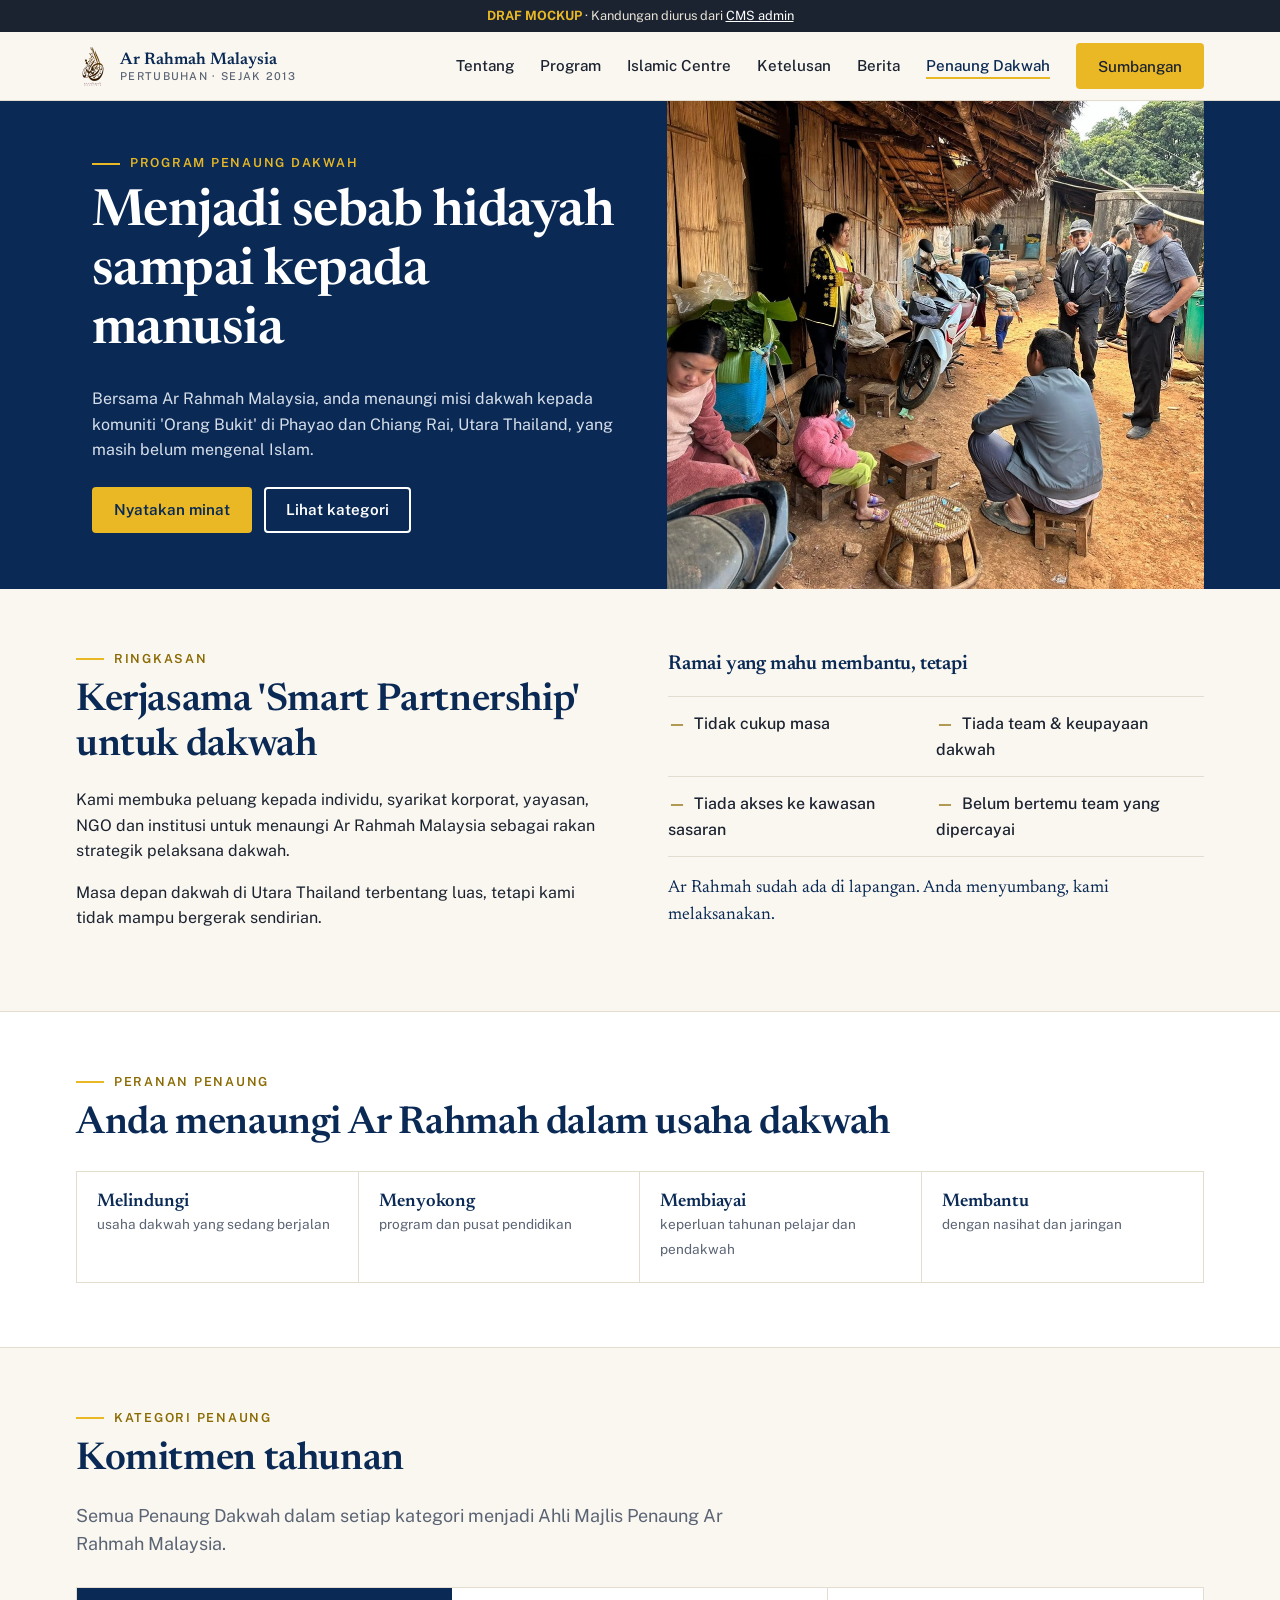
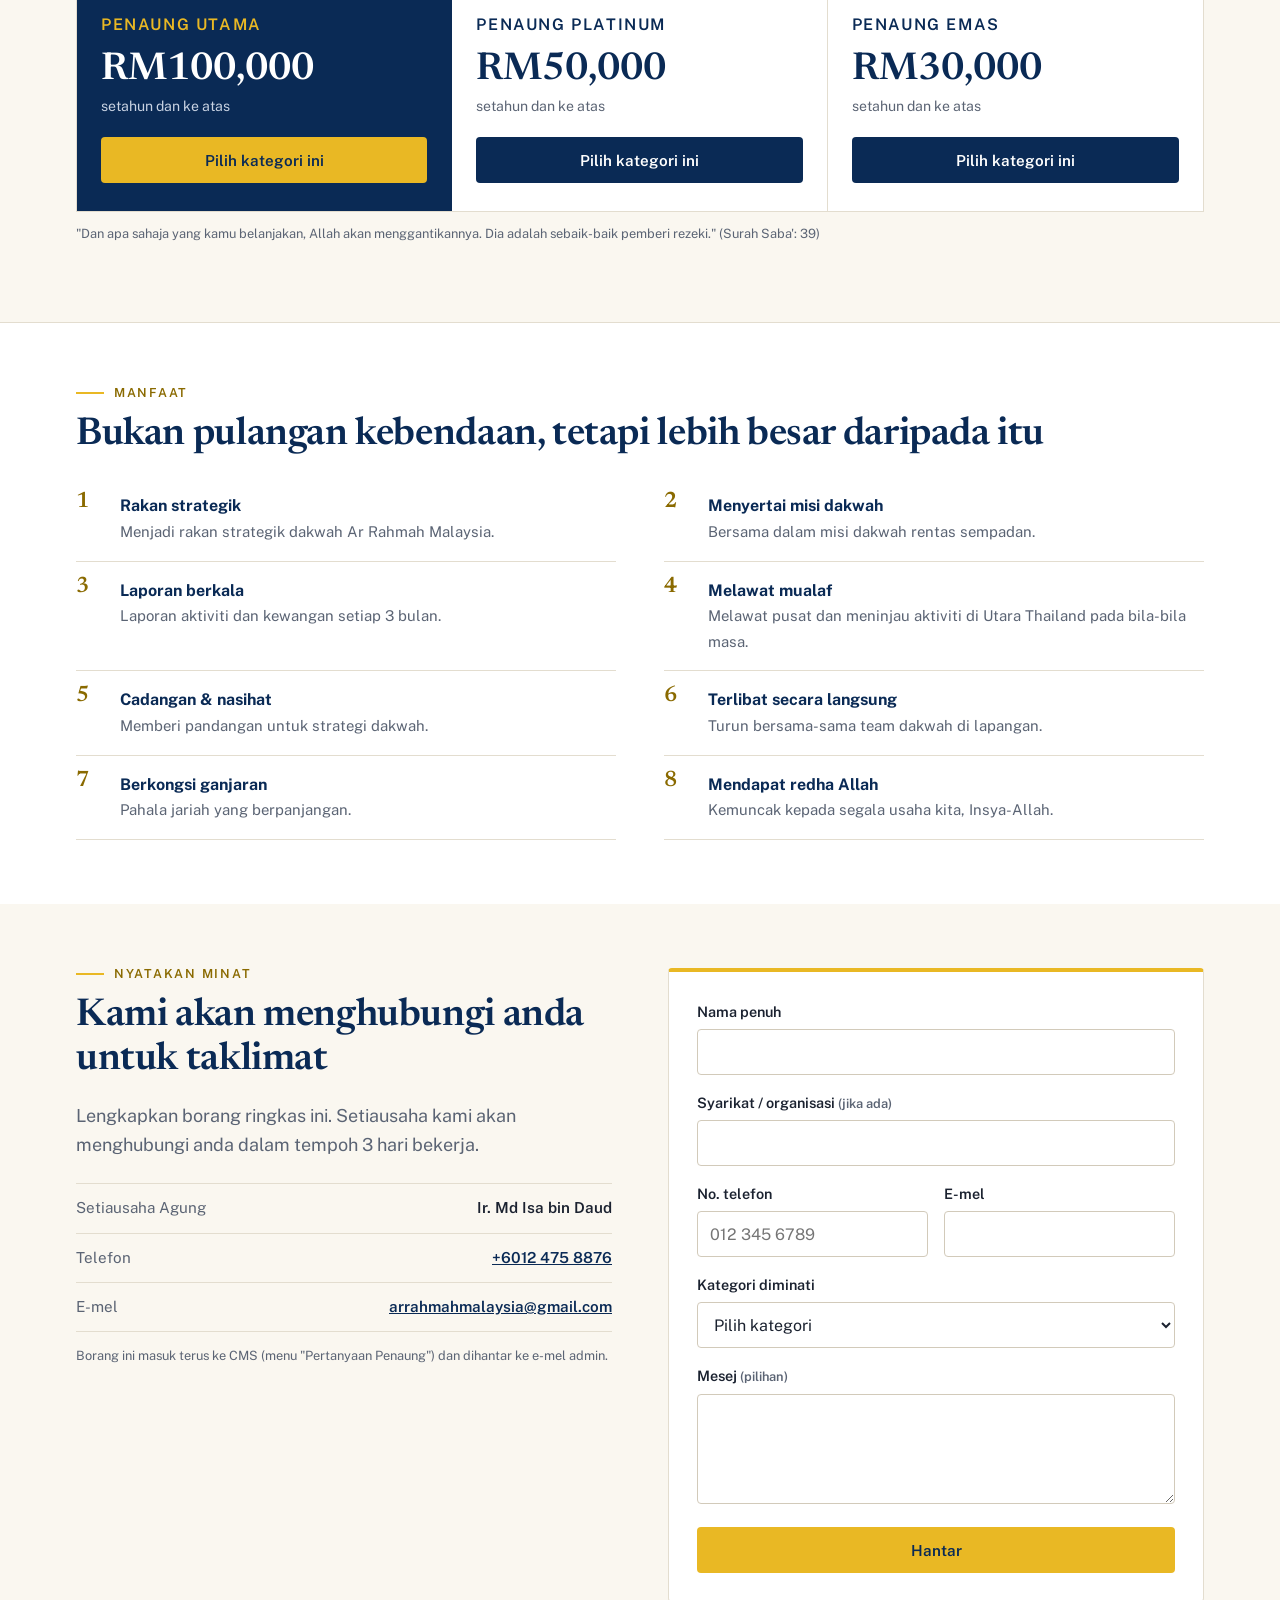
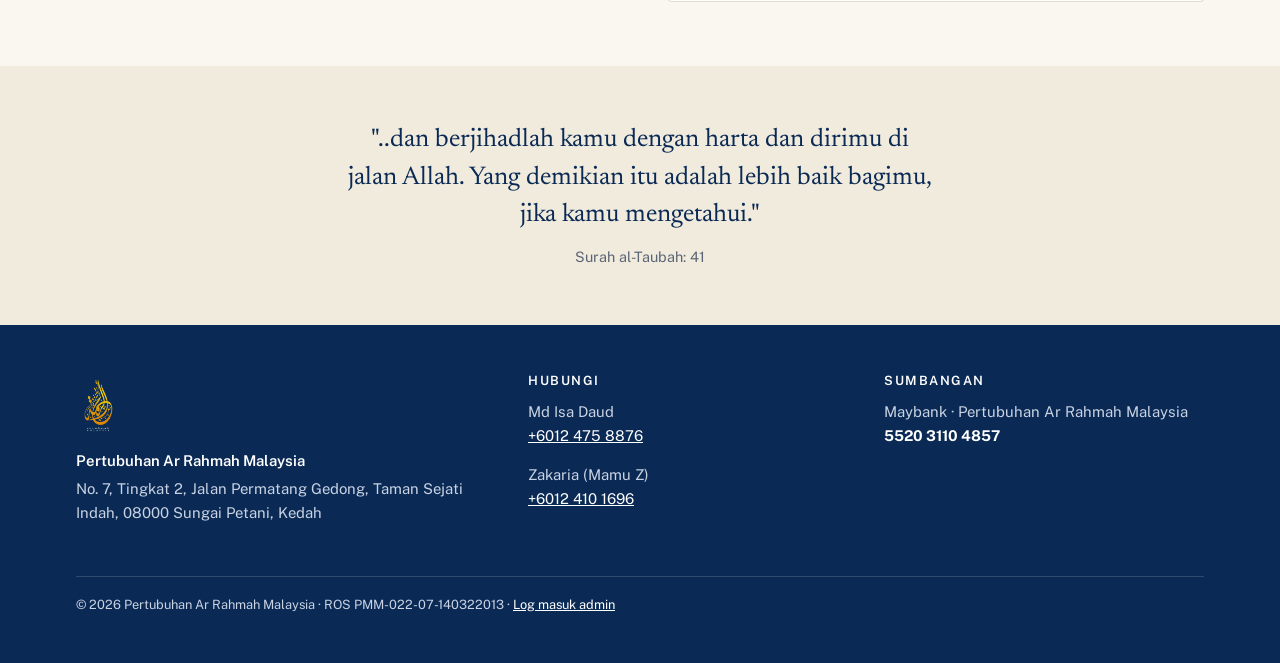
<file: penaung.html>
<!doctype html>
<html lang="ms">
<head>
<meta charset="utf-8">
<meta name="viewport" content="width=device-width, initial-scale=1">
<title>Penaung Dakwah · Ar Rahmah Malaysia</title>
<meta name="description" content="Program Penaung Dakwah: kerjasama 'Smart Partnership' untuk dakwah kepada komuniti Orang Bukit di Phayao dan Chiang Rai.">
<link rel="preconnect" href="https://fonts.googleapis.com">
<link rel="preconnect" href="https://fonts.gstatic.com" crossorigin>
<link href="https://fonts.googleapis.com/css2?family=Newsreader:ital,opsz,wght@0,6..72,400;0,6..72,600;1,6..72,400&family=Public+Sans:wght@400;500;600&display=swap" rel="stylesheet">
<link rel="stylesheet" href="style.css">
<style>
  .p-hero{background:var(--navy);color:#fff;padding:0}
  .p-hero .wrap{display:grid;grid-template-columns:1.1fr 1fr;gap:0;align-items:stretch}
  .p-hero .txt{padding:56px 40px 56px 16px}
  .p-hero h1{color:#fff;font-size:clamp(2rem,5vw,3.2rem)}
  .p-hero p{color:#D6DEEA}
  .p-hero .eyebrow{color:var(--gold)}
  .p-hero .ph{min-height:300px;background:url(assets/dakwah.jpg) center/cover}
  @media (max-width:820px){.p-hero .wrap{grid-template-columns:1fr;padding:0}.p-hero .txt{padding:36px 16px}.p-hero .ph{order:-1;min-height:220px}}

  .problems{list-style:none;padding:0;margin:20px 0 0;display:grid;grid-template-columns:1fr 1fr;border-top:1px solid var(--line)}
  .problems li{padding:14px 12px 14px 0;border-bottom:1px solid var(--line);font-weight:500}
  .problems li::before{content:"—";color:var(--gold-ink);margin-right:8px}
  @media (max-width:560px){.problems{grid-template-columns:1fr}}

  .roles{display:grid;grid-template-columns:repeat(4,1fr);border:1px solid var(--line);background:#fff;margin-top:24px}
  .roles div{padding:20px;border-right:1px solid var(--line)}
  .roles div:last-child{border-right:0}
  .roles b{font:600 1.15rem var(--serif);color:var(--navy);display:block}
  .roles span{font-size:.85rem;color:var(--muted)}
  @media (max-width:720px){.roles{grid-template-columns:1fr 1fr}.roles div:nth-child(2){border-right:0}.roles div:nth-child(-n+2){border-bottom:1px solid var(--line)}}

  .tiers{display:grid;grid-template-columns:repeat(3,1fr);gap:0;margin-top:28px;border:1px solid var(--line);background:#fff}
  .tier{padding:28px 24px;border-right:1px solid var(--line);display:flex;flex-direction:column}
  .tier:last-child{border-right:0}
  .tier.top{background:var(--navy);color:#fff;border-color:var(--navy)}
  .tier h3{font-size:1rem;font-family:var(--sans);letter-spacing:.1em;text-transform:uppercase;margin-bottom:16px}
  .tier.top h3{color:var(--gold)}
  .tier .amt{font:600 2.4rem/1 var(--serif);color:var(--navy)}
  .tier.top .amt{color:#fff}
  .tier .per{font-size:.88rem;color:var(--muted);margin:6px 0 20px}
  .tier.top .per{color:#C9D3E3}
  .tier .btn{margin-top:auto}
  @media (max-width:820px){.tiers{grid-template-columns:1fr}.tier{border-right:0;border-bottom:1px solid var(--line)}}

  .benefits{display:grid;grid-template-columns:1fr 1fr;gap:0 48px;margin-top:20px;counter-reset:b}
  .benefits div{padding:16px 0 16px 44px;border-bottom:1px solid var(--line);position:relative;counter-increment:b}
  .benefits div::before{content:counter(b);position:absolute;left:0;top:14px;font:600 1.4rem var(--serif);color:var(--gold-ink)}
  .benefits b{display:block;color:var(--navy)}
  .benefits span{color:var(--muted);font-size:.93rem}
  @media (max-width:720px){.benefits{grid-template-columns:1fr}}
  .formbox{background:#fff;border:1px solid var(--line);border-top:4px solid var(--gold);padding:28px;border-radius:var(--r)}
</style>
</head>
<body>

<div class="mock-bar"><b>DRAF MOCKUP</b> · Kandungan diurus dari <a href="admin.html" style="color:#fff">CMS admin</a></div>

<header class="site-head">
  <div class="wrap">
    <a class="brand" href="index.html">
      <img src="assets/logo.png" alt="Logo Ar Rahmah Malaysia">
      <span>Ar Rahmah Malaysia<small>Pertubuhan · Sejak 2013</small></span>
    </a>
    <button class="menu-btn" aria-expanded="false" aria-controls="nav" aria-label="Buka menu">
      <svg width="22" height="22" viewBox="0 0 24 24" fill="none" stroke="currentColor" stroke-width="2"><path d="M3 6h18M3 12h18M3 18h18"/></svg>
    </button>
    <nav class="nav" id="nav">
      <a href="index.html#tentang">Tentang</a>
      <a href="index.html#program">Program</a>
      <a href="index.html#centre">Islamic Centre</a>
      <a href="index.html#ketelusan">Ketelusan</a>
      <a href="berita.html">Berita</a>
      <a href="penaung.html" aria-current="page">Penaung Dakwah</a>
      <a class="btn btn-gold" href="index.html#sumbang">Sumbangan</a>
    </nav>
  </div>
</header>

<main>
<section class="p-hero">
  <div class="wrap">
    <div class="txt">
      <p class="eyebrow">Program Penaung Dakwah</p>
      <h1>Menjadi sebab hidayah sampai kepada manusia</h1>
      <p>Bersama Ar Rahmah Malaysia, anda menaungi misi dakwah kepada komuniti 'Orang Bukit' di Phayao dan Chiang Rai, Utara Thailand, yang masih belum mengenal Islam.</p>
      <div class="actions" style="margin-top:24px">
        <a class="btn btn-gold" href="#daftar">Nyatakan minat</a>
        <a class="btn btn-line" style="color:#fff" href="#kategori">Lihat kategori</a>
      </div>
    </div>
    <div class="ph" role="img" aria-label="Pendakwah Ar Rahmah menziarahi keluarga di kampung pedalaman"></div>
  </div>
</section>

<section>
  <div class="wrap two">
    <div>
      <p class="eyebrow">Ringkasan</p>
      <h2>Kerjasama 'Smart Partnership' untuk dakwah</h2>
      <p>Kami membuka peluang kepada individu, syarikat korporat, yayasan, NGO dan institusi untuk menaungi Ar Rahmah Malaysia sebagai rakan strategik pelaksana dakwah.</p>
      <p>Masa depan dakwah di Utara Thailand terbentang luas, tetapi kami tidak mampu bergerak sendirian.</p>
    </div>
    <div>
      <h3>Ramai yang mahu membantu, tetapi</h3>
      <ul class="problems">
        <li>Tidak cukup masa</li>
        <li>Tiada team & keupayaan dakwah</li>
        <li>Tiada akses ke kawasan sasaran</li>
        <li>Belum bertemu team yang dipercayai</li>
      </ul>
      <p style="margin-top:18px;font:400 1.1rem/1.5 var(--serif);color:var(--navy)">Ar Rahmah sudah ada di lapangan. Anda menyumbang, kami melaksanakan.</p>
    </div>
  </div>
</section>

<section style="background:#fff;border-top:1px solid var(--line);border-bottom:1px solid var(--line)">
  <div class="wrap">
    <p class="eyebrow">Peranan penaung</p>
    <h2>Anda menaungi Ar Rahmah dalam usaha dakwah</h2>
    <div class="roles">
      <div><b>Melindungi</b><span>usaha dakwah yang sedang berjalan</span></div>
      <div><b>Menyokong</b><span>program dan pusat pendidikan</span></div>
      <div><b>Membiayai</b><span>keperluan tahunan pelajar dan pendakwah</span></div>
      <div><b>Membantu</b><span>dengan nasihat dan jaringan</span></div>
    </div>
  </div>
</section>

<section id="kategori">
  <div class="wrap">
    <p class="eyebrow">Kategori penaung</p>
    <h2>Komitmen tahunan</h2>
    <p class="lead">Semua Penaung Dakwah dalam setiap kategori menjadi Ahli Majlis Penaung Ar Rahmah Malaysia.</p>
    <div class="tiers" id="tiers"></div>
    <p class="fine" style="margin-top:12px">"Dan apa sahaja yang kamu belanjakan, Allah akan menggantikannya. Dia adalah sebaik-baik pemberi rezeki." (Surah Saba': 39)</p>
  </div>
</section>

<section style="background:#fff;border-top:1px solid var(--line)">
  <div class="wrap">
    <p class="eyebrow">Manfaat</p>
    <h2>Bukan pulangan kebendaan, tetapi lebih besar daripada itu</h2>
    <div class="benefits">
      <div><b>Rakan strategik</b><span>Menjadi rakan strategik dakwah Ar Rahmah Malaysia.</span></div>
      <div><b>Menyertai misi dakwah</b><span>Bersama dalam misi dakwah rentas sempadan.</span></div>
      <div><b>Laporan berkala</b><span>Laporan aktiviti dan kewangan setiap 3 bulan.</span></div>
      <div><b>Melawat mualaf</b><span>Melawat pusat dan meninjau aktiviti di Utara Thailand pada bila-bila masa.</span></div>
      <div><b>Cadangan & nasihat</b><span>Memberi pandangan untuk strategi dakwah.</span></div>
      <div><b>Terlibat secara langsung</b><span>Turun bersama-sama team dakwah di lapangan.</span></div>
      <div><b>Berkongsi ganjaran</b><span>Pahala jariah yang berpanjangan.</span></div>
      <div><b>Mendapat redha Allah</b><span>Kemuncak kepada segala usaha kita, Insya-Allah.</span></div>
    </div>
  </div>
</section>

<section id="daftar">
  <div class="wrap two">
    <div>
      <p class="eyebrow">Nyatakan minat</p>
      <h2>Kami akan menghubungi anda untuk taklimat</h2>
      <p class="lead">Lengkapkan borang ringkas ini. Setiausaha kami akan menghubungi anda dalam tempoh 3 hari bekerja.</p>
      <ul class="meta-list">
        <li><span>Setiausaha Agung</span><span>Ir. Md Isa bin Daud</span></li>
        <li><span>Telefon</span><span><a data-tel="site.phone1" href="tel:+60124758876">+6012 475 8876</a></span></li>
        <li><span>E-mel</span><span><a data-mail href="mailto:arrahmahmalaysia@gmail.com">arrahmahmalaysia@gmail.com</a></span></li>
      </ul>
      <p class="fine" style="margin-top:14px">Borang ini masuk terus ke CMS (menu "Pertanyaan Penaung") dan dihantar ke e-mel admin.</p>
    </div>
    <div class="formbox">
      <form class="form" id="minat" novalidate>
        <div data-req><label for="nama">Nama penuh</label><input id="nama" name="nama" autocomplete="name"><p class="err">Sila isi nama anda.</p></div>
        <div><label for="org">Syarikat / organisasi <span class="fine">(jika ada)</span></label><input id="org" name="org" autocomplete="organization"></div>
        <div class="grid2">
          <div data-req><label for="tel">No. telefon</label><input id="tel" name="tel" type="tel" inputmode="tel" autocomplete="tel" placeholder="012 345 6789"><p class="err">Sila isi no. telefon yang sah.</p></div>
          <div data-req><label for="email">E-mel</label><input id="email" name="email" type="email" autocomplete="email"><p class="err">Sila isi e-mel yang sah.</p></div>
        </div>
        <div data-req><label for="kat">Kategori diminati</label>
          <select id="kat" name="kat"><option value="">Pilih kategori</option><option>Penaung Utama</option><option>Penaung Platinum</option><option>Penaung Emas</option><option>Belum pasti, mahu taklimat dahulu</option></select>
          <p class="err">Sila pilih satu kategori.</p></div>
        <div><label for="msg">Mesej <span class="fine">(pilihan)</span></label><textarea id="msg" name="msg"></textarea></div>
        <button class="btn btn-gold" type="submit">Hantar</button>
      </form>
      <div class="done" id="minat-done" tabindex="-1">Terima kasih, <b></b>. Maklumat anda telah diterima. Pihak kami akan menghubungi anda untuk taklimat, InsyaAllah.</div>
    </div>
  </div>
</section>

<section class="quote">
  <div class="wrap">
    <p>"..dan berjihadlah kamu dengan harta dan dirimu di jalan Allah. Yang demikian itu adalah lebih baik bagimu, jika kamu mengetahui."</p>
    <cite>Surah al-Taubah: 41</cite>
  </div>
</section>
</main>

<footer class="foot">
  <div class="wrap">
    <div class="cols">
      <div>
        <img src="assets/logo-gold.png" alt="Ar Rahmah Malaysia">
        <p style="color:#fff;font-weight:600;margin-bottom:4px">Pertubuhan Ar Rahmah Malaysia</p>
        <p data-t="site.address">No. 7, Tingkat 2, Jalan Permatang Gedong, Taman Sejati Indah, 08000 Sungai Petani, Kedah</p>
      </div>
      <div>
        <h4>Hubungi</h4>
        <p><span data-t="site.phone1_name">Ir. Md Isa bin Daud</span><br><a data-tel="site.phone1" href="tel:+60124758876">+6012 475 8876</a></p>
        <p><span data-t="site.phone2_name">Zakaria (Mamu Z)</span><br><a data-tel="site.phone2" href="tel:+60124101696">+6012 410 1696</a></p>
      </div>
      <div>
        <h4>Sumbangan</h4>
        <p><span data-t="site.bank_name">Maybank</span> · <span data-t="site.bank_holder">Pertubuhan Ar Rahmah Malaysia</span><br><b style="color:#fff" data-t="site.bank_acc">5520 3110 4857</b></p>
      </div>
    </div>
    <div class="base">© 2026 Pertubuhan Ar Rahmah Malaysia · ROS <span data-t="site.ros">PMM-022-07-140322013</span> · <a href="admin.html">Log masuk admin</a></div>
  </div>
</footer>

<div class="give-bar">
  <a class="btn btn-gold" href="#daftar">Nyatakan minat</a>
  <a class="btn btn-line" style="color:#fff" href="index.html#sumbang">Sumbangan</a>
</div>
<div class="toast" role="status" aria-live="polite"></div>
<script src="data.js"></script>
<script src="cms.js"></script>
<script src="site.js"></script>
</body>
</html>
</file>
<file: style.css>
:root{
  --navy:#0A2A55; --navy-2:#123A6E; --ink:#1B2230; --muted:#5B6474;
  --gold:#E9B824; --gold-ink:#8A6A00; --paper:#FAF7F0; --white:#fff;
  --line:#E3DDCF; --line-2:#D2CABA; --ok:#1F7A4D; --err:#B3261E;
  --serif:"Newsreader",Georgia,serif; --sans:"Public Sans",system-ui,sans-serif;
  --r:4px; --wrap:1160px;
}
*{box-sizing:border-box}
html{scroll-behavior:smooth;-webkit-text-size-adjust:100%}
body{margin:0;background:var(--paper);color:var(--ink);font:400 16px/1.6 var(--sans)}
img{max-width:100%;display:block}
a{color:var(--navy)}
h1,h2,h3{font-family:var(--serif);font-weight:600;line-height:1.15;color:var(--navy);margin:0 0 .5em;letter-spacing:-.01em}
h1{font-size:clamp(2rem,6vw,3.6rem)}
h2{font-size:clamp(1.6rem,4vw,2.4rem)}
h3{font-size:1.25rem}
p{margin:0 0 1em}
.wrap{max-width:var(--wrap);margin:0 auto;padding:0 16px}
.eyebrow{font:600 .78rem/1 var(--sans);letter-spacing:.14em;text-transform:uppercase;color:var(--gold-ink);margin:0 0 14px;display:flex;align-items:center;gap:10px}
.eyebrow::before{content:"";width:28px;height:2px;background:var(--gold)}
.lead{font-size:1.125rem;color:var(--muted);max-width:60ch}
section{padding:64px 0}
.mock-bar{background:var(--ink);color:#E8E3D6;font-size:.8rem;text-align:center;padding:6px 16px}
.mock-bar b{color:var(--gold)}

/* buttons */
.btn{display:inline-flex;align-items:center;justify-content:center;gap:8px;min-height:46px;padding:0 20px;border-radius:var(--r);font:600 .95rem var(--sans);text-decoration:none;border:2px solid transparent;cursor:pointer;transition:background .15s,color .15s}
.btn-gold{background:var(--gold);color:var(--navy)}
.btn-gold:hover{background:#D9A913}
.btn-navy{background:var(--navy);color:#fff}
.btn-navy:hover{background:var(--navy-2)}
.btn-line{border-color:currentColor;color:var(--navy);background:transparent}
.btn-line:hover{background:rgba(10,42,85,.06)}
.btn:focus-visible,a:focus-visible,button:focus-visible,input:focus-visible,select:focus-visible,textarea:focus-visible{outline:3px solid var(--gold);outline-offset:2px}

/* header */
.site-head{position:sticky;top:0;z-index:50;background:rgba(250,247,240,.97);border-bottom:1px solid var(--line)}
.site-head .wrap{display:flex;align-items:center;justify-content:space-between;height:68px}
.brand{display:flex;align-items:center;gap:10px;text-decoration:none;color:var(--navy)}
.brand img{height:48px;width:auto}
.brand span{font:600 1.05rem/1.1 var(--serif)}
.brand small{display:block;font:500 .68rem var(--sans);letter-spacing:.12em;text-transform:uppercase;color:var(--muted)}
.nav{display:flex;align-items:center;gap:26px}
.nav a{text-decoration:none;font-weight:500;font-size:.95rem;color:var(--ink)}
.nav a:hover,.nav a[aria-current]{color:var(--navy);text-decoration:underline;text-decoration-color:var(--gold);text-decoration-thickness:2px;text-underline-offset:6px}
.menu-btn{display:none;background:none;border:1px solid var(--line-2);border-radius:var(--r);width:46px;height:46px;cursor:pointer;color:var(--navy)}
@media (max-width:920px){
  .menu-btn{display:inline-grid;place-items:center}
  .nav{display:none;position:absolute;top:68px;left:0;right:0;background:var(--paper);border-bottom:1px solid var(--line);flex-direction:column;align-items:stretch;gap:0;padding:8px 16px 16px}
  .nav.open{display:flex}
  .nav a{padding:13px 0;border-bottom:1px solid var(--line)}
  .nav .btn{margin-top:12px}
}

/* hero (layered right photo + soft left navy fade) */
.hero{position:relative;padding:0;background:#0C1E3E;color:#fff;overflow:hidden}
.hero-img{position:absolute;top:0;right:0;bottom:0;width:74%;z-index:1;overflow:hidden}
.hero-img img{width:100%;height:100%;object-fit:cover;object-position:center 100%}
.hero-img figcaption{position:absolute;right:16px;bottom:14px;z-index:3;font-size:.75rem;color:#fff;background:rgba(8,22,48,.75);backdrop-filter:blur(4px);padding:4px 10px;border-radius:999px;border:1px solid rgba(255,255,255,.18)}

/* soft feather on the left edge only, keeping right 52%+ bright & uncovered */
.hero-fade{
  position:absolute;inset:0;z-index:2;pointer-events:none;
  background:linear-gradient(
    90deg,
    #0C1E3E 0%,
    #0C1E3E 28%,
    rgba(12,30,62,.9) 36%,
    rgba(12,30,62,.38) 44%,
    rgba(12,30,62,0) 51%,
    rgba(12,30,62,0) 100%
  );
}

.hero-body{
  position:relative;z-index:3;min-height:560px;
  max-width:none;margin:0;
  display:flex;align-items:center;
  padding:56px 24px 64px clamp(20px, 4vw, 100px);
}
.hero-col{max-width:540px}

.hero-pill{
  display:inline-flex;align-items:center;gap:8px;
  padding:6px 14px;margin-bottom:22px;border-radius:999px;
  background:rgba(255,255,255,.08);border:1px solid rgba(255,255,255,.22);
  font:500 .8rem/1 var(--sans);color:#E8EDF5;letter-spacing:.02em;
}
.hero-pill .dot{width:6px;height:6px;border-radius:50%;background:var(--gold);flex-shrink:0}

.hero h1{color:#fff;font-weight:700;font-size:clamp(2.2rem,4.6vw,3.5rem);line-height:1.08;margin-bottom:14px}
.hero .hero-gold{color:var(--gold)}
.hero .tag-en{font-family:var(--serif);font-style:italic;color:#C9D3E3;font-size:1.1rem;margin:0 0 24px}

.hero-side{border-left:2px solid var(--gold);padding-left:18px;max-width:46ch}
.hero-side p{color:#D6DEEA;margin-bottom:20px}
.hero .btn-line{color:#fff}
.hero .btn-line:hover{background:rgba(255,255,255,.1)}
.actions{display:flex;flex-wrap:wrap;gap:12px}

@media (max-width:860px){
  .hero-img{position:relative;width:100%;height:260px}
  .hero-fade{display:none}
  .hero-body{min-height:auto;padding:32px 16px 44px}
  .hero-col{max-width:100%}
  .hero-side{padding-left:14px}
}

/* facts */
.facts{padding:0;background:#fff;border-bottom:1px solid var(--line)}
.facts dl{display:grid;grid-template-columns:repeat(4,1fr);margin:0}
.facts div{padding:28px 20px;border-right:1px solid var(--line)}
.facts div:last-child{border-right:0}
.facts dt{font:600 2.6rem/1 var(--serif);color:var(--navy)}
.facts dd{margin:8px 0 0;color:var(--muted);font-size:.92rem}
.facts .note{font-size:.78rem;color:var(--muted);padding:10px 20px;border-top:1px solid var(--line);margin:0}
@media (max-width:720px){.facts dl{grid-template-columns:1fr 1fr}.facts div:nth-child(2){border-right:0}.facts div:nth-child(-n+2){border-bottom:1px solid var(--line)}}

/* about */
.two{display:grid;grid-template-columns:1fr 1fr;gap:56px;align-items:start}
@media (max-width:820px){.two{grid-template-columns:1fr;gap:32px}}
.chair{display:grid;grid-template-columns:110px 1fr;gap:20px;background:#fff;border:1px solid var(--line);padding:24px;border-radius:var(--r)}
.chair img{width:110px;height:136px;object-fit:cover;object-position:top;border-radius:2px}
.chair blockquote{margin:0;font:400 1.08rem/1.55 var(--serif);color:var(--ink)}
.chair cite{display:block;margin-top:12px;font:600 .9rem var(--sans);font-style:normal;color:var(--navy)}
.chair cite small{display:block;font-weight:400;color:var(--muted)}
.meta-list{list-style:none;padding:0;margin:24px 0 0;border-top:1px solid var(--line)}
.meta-list li{display:flex;justify-content:space-between;gap:16px;padding:12px 0;border-bottom:1px solid var(--line);font-size:.95rem}
.meta-list span:first-child{color:var(--muted)}
.meta-list span:last-child{font-weight:600;text-align:right}

/* pillars */
.pillars{background:#fff;border-top:1px solid var(--line);border-bottom:1px solid var(--line)}
.pillar{display:grid;grid-template-columns:1fr 1fr;gap:48px;align-items:center;padding:36px 0;border-bottom:1px solid var(--line)}
.pillar:last-child{border-bottom:0}
.pillar:nth-child(even) .pillar-img{order:2}
.pillar-img img{width:100%;aspect-ratio:4/3;object-fit:cover;border-radius:var(--r)}
.pillar .num{font:600 1rem var(--serif);color:var(--gold-ink)}
.pillar ul{padding-left:18px;margin:0}
.pillar li{margin-bottom:6px}
@media (max-width:820px){.pillar{grid-template-columns:1fr;gap:20px}.pillar:nth-child(even) .pillar-img{order:0}}

/* centres section & card table */
.centre-grid{display:grid;grid-template-columns:5fr 7fr;gap:48px;align-items:center}
@media (max-width:860px){.centre-grid{grid-template-columns:1fr;gap:28px}}

#centre .lead{font-size:1rem;line-height:1.65}

.centre-note{
  display:flex;align-items:flex-start;gap:12px;
  margin-top:20px;padding:16px 18px;border-radius:12px;
  background:#FFF9E6;border:1px solid rgba(245,184,0,.4);
  color:#0D2247;font-size:.9rem;line-height:1.5;
}
.centre-note svg{width:20px;height:20px;color:#A67800;flex-shrink:0;margin-top:2px}

.centre-card{
  background:#fff;border:1px solid #E2E8F0;border-radius:16px;
  box-shadow:0 10px 30px rgba(12,30,62,.07),0 1px 3px rgba(12,30,62,.04);overflow:hidden;
}
.tbl-wrap{overflow-x:auto}
.tbl{width:100%;border-collapse:collapse;background:#fff;font-size:.9rem;border:0}
.tbl thead tr{background:#0D2247}
.tbl th{
  text-align:left;padding:16px 22px;border:0;
  font:600 .75rem var(--sans);letter-spacing:.08em;text-transform:uppercase;color:#fff;
}
.tbl th:last-child{text-align:right}
.tbl tbody tr{transition:background .15s}
.tbl tbody tr:hover{background:#FAF8F4}
.tbl td{padding:16px 22px;border-bottom:1px solid #E2E8F0;vertical-align:middle}
.tbl tbody tr:last-child td{border-bottom:0}
.tbl td:first-child b{display:block;font-weight:600;color:#0D2247;font-size:.9rem}
.tbl td:first-child .sub{
  display:block;font-weight:400;font-size:.78rem;color:#64748B;margin-top:2px;
}
.tbl td.n,.tbl tbody td:last-child{
  font:700 1rem var(--sans);color:#0D2247;text-align:right;font-variant-numeric:tabular-nums;
}

/* wilayah pill badges */
.pill{
  display:inline-flex;align-items:center;padding:4px 12px;border-radius:999px;
  font-size:.75rem;font-weight:600;white-space:nowrap;
  background:#F3EFE6;color:#0D2247;border:1px solid #E2E8F0;
}
.pill.south{background:#EFF6FF;border-color:#BFDBFE;color:#0D2247}

/* gold-tinted total row */
.tbl tfoot tr{background:#FFF9E6;border-top:1px solid rgba(245,184,0,.35)}
.tbl tfoot td{padding:16px 22px;font-weight:700;color:#0D2247;font-size:.9rem;border:0}
.tbl tfoot td:last-child{
  text-align:right;font:700 1.25rem var(--serif);color:#A67800;font-variant-numeric:tabular-nums;
}

@media (max-width:560px){
  .tbl th,.tbl td,.tbl tfoot td{padding:14px 14px}
  .tbl .hide-sm{display:none}
}

/* visi 20 tahun highlight box */
.visi-box{
  background:#FFF9E6;
  border:1px solid rgba(233,184,36,.35);
  border-left:4px solid var(--gold);
  border-radius:12px;
  padding:22px 24px;
  margin:24px 0 28px;
}
.visi-label{
  display:block;
  font:700 .75rem/1 var(--sans);
  letter-spacing:.12em;
  text-transform:uppercase;
  color:var(--gold-ink);
  margin-bottom:10px;
}
.visi-box p{
  margin:0;
  font:500 1.18rem/1.55 var(--serif);
  color:var(--navy);
}

/* model pembangunan card & 7-step vertical timeline */
.model-card{
  margin-top:24px;
  background:#fff;
  border:1px solid #E2E8F0;
  border-radius:16px;
  padding:28px;
  box-shadow:0 10px 30px rgba(12,30,62,.07),0 1px 3px rgba(12,30,62,.04);
}
.model-card .eyebrow{margin-bottom:10px}
.model-sub{
  margin:0 0 22px;
  font-size:.9rem;
  color:var(--muted);
  line-height:1.55;
}

.model-steps{
  list-style:none;
  padding:0;
  margin:0;
  position:relative;
  counter-reset:step;
}
.model-steps::before{
  content:"";
  position:absolute;
  left:15px;
  top:16px;
  bottom:16px;
  width:2px;
  background:linear-gradient(to bottom,#E2E8F0,var(--gold));
}
.model-steps li{
  counter-increment:step;
  position:relative;
  padding-left:46px;
  min-height:32px;
  display:flex;
  align-items:center;
  font-size:.95rem;
  font-weight:500;
  color:#334155;
  margin-bottom:14px;
}
.model-steps li:last-child{
  margin-bottom:0;
  font-weight:700;
  color:var(--navy);
}
.model-steps li::before{
  content:counter(step);
  position:absolute;
  left:0;
  top:50%;
  transform:translateY(-50%);
  width:32px;
  height:32px;
  border-radius:50%;
  background:#FAF8F4;
  border:1.5px solid var(--gold);
  color:var(--navy);
  font:700 .78rem/1 var(--sans);
  display:grid;
  place-items:center;
  z-index:1;
}
.model-steps li:last-child::before{
  background:var(--gold);
  color:#0C1E3E;
  box-shadow:0 0 0 5px rgba(233,184,36,.25);
}

/* spending chart (3rd image panel & bars + 4th image full-column width) */
.spend{
  background-color:#0C1E3E;
  background-image:
    radial-gradient(circle at 12% 20%,rgba(245,184,0,.07) 0%,transparent 45%),
    linear-gradient(to right,rgba(255,255,255,.03) 1px,transparent 1px),
    linear-gradient(to bottom,rgba(255,255,255,.03) 1px,transparent 1px);
  background-size:100% 100%,72px 72px,72px 72px;
  color:#fff;
}
.spend h2,.spend h3{color:#fff}
.spend .lead{color:#C9D3E3}
.spend .eyebrow{color:var(--gold)}

.chart-panel{
  position:relative;
  margin-top:28px;
  background:rgba(255,255,255,.04);
  border:1px solid rgba(255,255,255,.15);
  border-radius:16px;
  padding:24px 52px 24px;
}

/* thin line arrows centered on left and right edges */
.chart-nav{
  position:absolute;top:54%;transform:translateY(-50%);z-index:25;
  width:36px;height:56px;padding:0;border:0;border-radius:8px;
  background:transparent;color:rgba(255,255,255,.65);
  display:grid;place-items:center;cursor:pointer;
  transition:color .18s ease,background .18s ease,opacity .18s ease;
}
.chart-nav.prev{left:8px}
.chart-nav.next{right:8px}
.chart-nav:hover:not(:disabled){color:var(--gold);background:rgba(255,255,255,.06)}
.chart-nav:disabled{opacity:.22;cursor:default}
.chart-head{
  display:flex;flex-wrap:wrap;align-items:center;justify-content:space-between;
  gap:16px;margin-bottom:8px;
}
.legend{display:flex;gap:20px;font-size:.85rem;color:#C9D3E3;flex-wrap:wrap;margin:0}
.legend span{display:inline-flex;align-items:center;gap:8px}
.legend i{display:inline-block;width:14px;height:14px;border-radius:3px;background:var(--gold)}
.legend i.p{
  background:repeating-linear-gradient(
    -45deg,
    rgba(91,138,212,.85),rgba(91,138,212,.85) 4px,
    rgba(91,138,212,.5) 4px,rgba(91,138,212,.5) 8px
  );
  border:1px solid rgba(147,185,245,.65);
}

.chart-readout{
  display:inline-flex;align-items:center;gap:8px;flex-wrap:wrap;
  padding:8px 14px;border-radius:10px;
  background:rgba(8,22,48,.82);border:1px solid rgba(245,184,0,.4);
  font-size:.85rem;color:#CBD5E1;
}
.chart-readout strong{color:#fff}
.chart-readout .ro-amt{color:var(--gold);font-variant-numeric:tabular-nums}
.chart-readout .ro-type{color:#94A3B8}

.chart-scroll{
  overflow-x:auto;padding-top:12px;
  scrollbar-width:none;-ms-overflow-style:none;scroll-behavior:smooth;
}
.chart-scroll::-webkit-scrollbar{display:none}
.chart{
  display:grid;grid-template-columns:repeat(10,1fr);align-items:stretch;
  gap:10px;height:368px;padding-top:84px;
  border-bottom:1px solid rgba(255,255,255,.18);
  background-image:linear-gradient(to top,rgba(255,255,255,.06) 1px,transparent 1px);
  background-size:100% 56px;
}
.bar-col{
  position:relative;display:flex;flex-direction:column;
  justify-content:flex-end;align-items:center;
  height:100%;cursor:pointer;outline:none;
}
.bar-val{
  position:relative;width:100%;text-align:center;
  font-size:.76rem;font-weight:600;color:#E2E8F0;
  margin-bottom:6px;white-space:nowrap;font-variant-numeric:tabular-nums;
}
.bar-tip{
  position:absolute;bottom:calc(100% + 10px);left:50%;
  transform:translate(-50%,6px);opacity:0;pointer-events:none;z-index:20;
  background:#fff;color:var(--navy);border-radius:8px;padding:6px 12px;
  box-shadow:0 12px 28px rgba(0,0,0,.35);white-space:nowrap;text-align:center;
  transition:opacity .18s ease,transform .18s ease;
}
.bar-tip b{display:block;font-size:.78rem;font-weight:700;font-variant-numeric:tabular-nums}
.bar-tip small{display:block;font-size:.66rem;font-weight:600;color:var(--gold-ink)}
.bar-col:hover .bar-tip,.bar-col:focus .bar-tip,.bar-col.active .bar-tip{
  opacity:1;transform:translate(-50%,0);
}

/* prevent left/right clipping on first (2021) and last (2030) bars */
.bar-col:first-child .bar-tip{left:0;right:auto;transform:translate(0,6px);text-align:left}
.bar-col:first-child:hover .bar-tip,
.bar-col:first-child:focus .bar-tip,
.bar-col:first-child.active .bar-tip{transform:translate(0,0)}

.bar-col:last-child .bar-tip{left:auto;right:0;transform:translate(0,6px);text-align:right}
.bar-col:last-child:hover .bar-tip,
.bar-col:last-child:focus .bar-tip,
.bar-col:last-child.active .bar-tip{transform:translate(0,0)}

/* Full column width bars matching 4th image */
.bar-rect{
  width:100%;min-height:6px;border-radius:6px 6px 0 0;
  background:linear-gradient(to top,#DDA500,#F5B800);
  box-shadow:0 6px 18px rgba(245,184,0,.18);
  transform-origin:bottom;transition:transform .22s ease,filter .22s ease;
}
.bar-rect.proj{
  background:repeating-linear-gradient(
    -45deg,
    rgba(91,138,212,.88),rgba(91,138,212,.88) 5px,
    rgba(91,138,212,.55) 5px,rgba(91,138,212,.55) 10px
  );
  border:1px solid rgba(147,185,245,.65);border-bottom:0;
  box-shadow:none;
}
.bar-col:hover .bar-rect,.bar-col.active .bar-rect{
  transform:scaleY(1.03);filter:brightness(1.1);
}

.years{
  display:grid;grid-template-columns:repeat(10,1fr);gap:10px;
  font-size:.8rem;font-weight:600;color:#E2E8F0;padding-top:10px;text-align:center;
}
.years span.proj-yr{color:#93C5FD}

/* Bottom split: Hexagon infographic + Laporan */
.spend-bottom{
  display:grid;grid-template-columns:1.6fr 1fr;gap:40px;
  align-items:start;margin-top:48px;
}

/* Ke mana dana disalurkan — staggered hexagon infographic */
.dana-flow{margin-top:22px}
.dana-row{
  display:grid;grid-template-columns:1fr 156px 1fr;
  align-items:center;
}
.dana-row + .dana-row{margin-top:-11px}

.dana-left,.dana-right{
  font-size:.88rem;line-height:1.35;color:#E8EDF5;font-weight:500;
}
.dana-left{padding-right:12px}
.dana-right{padding-left:12px}
.dana-left b,.dana-right b{color:#fff;font-weight:700}

.dana-track{
  display:flex;align-items:center;height:48px;
}
.dana-row.right .dana-track{padding-left:24px}
.dana-row.left .dana-track{padding-right:24px}

.hex{width:54px;height:48px;flex-shrink:0;overflow:visible}
.hex-out{fill:none;stroke:var(--c);stroke-width:1.7}
.hex-in{fill:url(#hexFill);stroke:var(--c);stroke-width:4.4}

.dana-line{flex:1;height:1.8px;background:var(--c);margin:0 -2px}
.dana-dot{width:9px;height:9px;border-radius:50%;background:var(--c);flex-shrink:0}

@media (max-width:1020px){
  .spend-bottom{grid-template-columns:1fr;gap:36px}
}
@media (max-width:680px){
  .chart-panel{padding:18px 38px}
  .chart-nav{width:30px;height:48px}
  .chart-nav.prev{left:4px}
  .chart-nav.next{right:4px}
  .chart,.years{min-width:560px;gap:6px}
  .chart{height:300px;padding-top:78px}
  .bar-val{font-size:.68rem}
  .chart-readout .ro-type{display:none}

  /* Stack into clean 1-to-8 numerical order on mobile */
  .dana-flow{display:flex;flex-direction:column;gap:12px}
  .dana-row{
    order:var(--ord);
    display:flex;align-items:center;gap:14px;
    background:rgba(255,255,255,.04);border:1px solid rgba(255,255,255,.1);
    border-radius:10px;padding:10px 14px;
  }
  .dana-row + .dana-row{margin-top:0}
  .dana-row .dana-track{padding:0;height:auto;order:1}
  .dana-row .dana-line,.dana-row .dana-dot{display:none}
  .dana-row .hex{width:40px;height:36px}
  .dana-row.left .dana-left,.dana-row.right .dana-right{order:2;padding:0;font-size:.9rem}
  .dana-row.left .dana-right,.dana-row.right .dana-left{display:none}
}
/* trust */
.trust{display:grid;grid-template-columns:repeat(3,1fr);gap:0;border:1px solid var(--line);background:#fff;margin-top:28px}
.trust div{padding:22px;border-right:1px solid var(--line);border-bottom:1px solid var(--line)}
.trust div:nth-child(3n){border-right:0}
.trust h3{font-size:1.05rem;margin-bottom:4px}
.trust p{margin:0;color:var(--muted);font-size:.92rem}
@media (max-width:760px){.trust{grid-template-columns:1fr}.trust div{border-right:0}}

/* news */
.news{display:grid;grid-template-columns:repeat(3,1fr);gap:28px;margin-top:28px}
.news article img{aspect-ratio:3/2;object-fit:cover;width:100%;border-radius:var(--r);margin-bottom:14px}
.news time{font-size:.8rem;color:var(--muted)}
.news h3{margin:6px 0 8px;font-size:1.15rem}
.news h3 a{text-decoration:none;color:var(--navy)}
.news h3 a:hover{text-decoration:underline}
.news p{color:var(--muted);font-size:.95rem}
.head-row{display:flex;justify-content:space-between;align-items:end;gap:16px;flex-wrap:wrap}
@media (max-width:820px){.news{grid-template-columns:1fr}}

/* donate */
.give{display:grid;grid-template-columns:1.1fr 1fr;gap:48px}
.bank{background:#fff;border:1px solid var(--line);border-top:4px solid var(--gold);padding:24px;border-radius:var(--r)}
.bank .acc{font:600 1.9rem/1.1 var(--serif);color:var(--navy);letter-spacing:.02em;margin:6px 0 4px}
.bank .row{display:flex;gap:10px;flex-wrap:wrap;margin-top:16px}
.ways{list-style:none;padding:0;margin:0}
.ways li{padding:16px 0;border-bottom:1px solid var(--line)}
.ways b{display:block;color:var(--navy)}
.ways span{color:var(--muted);font-size:.93rem}
.way-head{display:flex;align-items:center;justify-content:space-between;flex-wrap:wrap;gap:8px;margin-bottom:4px}
.ways .tax-pill{
  display:inline-flex;align-items:center;
  padding:3px 10px;border-radius:999px;
  background:#ECFDF5;border:1px solid #A7F3D0;
  color:#065F46;font-size:.75rem;font-weight:700;line-height:1.2;white-space:nowrap;
}
.partner-box{margin-top:20px;padding:22px;border:1px solid var(--line);border-radius:var(--r)}
.partner-tag{
  display:block;margin-bottom:6px;
  color:#000;font:700 .75rem/1.2 var(--sans);letter-spacing:.12em;text-transform:uppercase;
}
.fine{font-size:.8rem;color:var(--muted)}
@media (max-width:820px){.give{grid-template-columns:1fr;gap:28px}}

/* quote band */
.quote{background:#F1EBDD;text-align:center;padding:56px 0}
.quote p{font:400 clamp(1.2rem,3vw,1.6rem)/1.45 var(--serif);color:var(--navy);max-width:42ch;margin:0 auto 10px}
.quote cite{font-style:normal;color:var(--muted);font-size:.9rem}

/* footer */
.foot{background:var(--navy);color:#C9D3E3;padding:48px 0 96px;font-size:.93rem}
.foot .cols{display:grid;grid-template-columns:1.3fr 1fr 1fr;gap:36px}
.foot h4{color:#fff;font:600 .8rem var(--sans);letter-spacing:.12em;text-transform:uppercase;margin:0 0 12px}
.foot a{color:#fff}
.foot img{height:64px;width:auto;margin-bottom:12px}
.foot .base{border-top:1px solid rgba(255,255,255,.15);margin-top:36px;padding-top:18px;font-size:.8rem}
@media (max-width:760px){.foot .cols{grid-template-columns:1fr}}
@media (min-width:921px){.foot{padding-bottom:48px}}

/* sticky give bar mobile */
.give-bar{position:fixed;left:0;right:0;bottom:0;z-index:40;background:var(--navy);padding:10px 16px;display:none;gap:10px;border-top:2px solid var(--gold)}
.give-bar .btn{flex:1}
@media (max-width:920px){.give-bar{display:flex}}

/* forms */
.form{display:grid;gap:16px}
.form .grid2{display:grid;grid-template-columns:1fr 1fr;gap:16px}
@media (max-width:640px){.form .grid2{grid-template-columns:1fr}}
label{display:block;font-weight:600;font-size:.9rem;margin-bottom:6px;color:var(--ink)}
input,select,textarea{width:100%;min-height:46px;font:400 16px var(--sans);padding:10px 12px;border:1px solid var(--line-2);border-radius:var(--r);background:#fff;color:var(--ink)}
textarea{min-height:110px;resize:vertical}
.err{color:var(--err);font-size:.85rem;margin-top:4px;display:none}
.invalid input,.invalid select{border-color:var(--err)}
.invalid .err{display:block}
.done{display:none;background:#EAF4EE;border:1px solid #B9DCC7;color:var(--ok);padding:18px;border-radius:var(--r)}
.done.show{display:block}

.toast{position:fixed;left:50%;bottom:84px;transform:translateX(-50%);background:var(--ink);color:#fff;padding:10px 16px;border-radius:var(--r);font-size:.9rem;opacity:0;pointer-events:none;transition:opacity .2s;z-index:60}
.toast.show{opacity:1}

/* reports on navy */
.rep-list{border-color:rgba(255,255,255,.2);margin-top:8px}
.rep-list li{border-color:rgba(255,255,255,.2)}
.rep-list li span:first-child{color:#C9D3E3}
.rep-list a{color:var(--gold)}

/* article */
.article{max-width:760px;margin:0 auto}
.art-img{width:100%;aspect-ratio:3/2;object-fit:cover;border-radius:var(--r);margin:20px 0 28px}
.art-body{font-size:1.08rem;line-height:1.75}

.slogan-bar {
  background: #FBF7EE; color: var(--navy);
  padding: 28px 10px;
  text-align: center;
  font: 600 clamp(1.25rem, 3vw, 1.85rem)/1.35 var(--serif);
  letter-spacing: 0.01em;
}

/* header dropdown */
.nav-drop{position:relative;display:inline-flex;align-items:center}
.drop-trigger{display:inline-flex;align-items:center;gap:5px}
.drop-trigger .chev{transition:transform .18s ease;color:var(--muted)}
.drop-menu{
  position:absolute;top:calc(100% + 10px);left:0;min-width:200px;
  background:#fff;border:1px solid var(--line);border-radius:10px;
  box-shadow:0 14px 32px rgba(10,42,85,.12);padding:6px;
  opacity:0;visibility:hidden;transform:translateY(6px);
  transition:opacity .16s ease,transform .16s ease,visibility .16s;
  z-index:60;
}
/* invisible hover bridge so the menu never flickers */
.drop-menu::before{content:"";position:absolute;top:-12px;left:0;right:0;height:12px}
.nav-drop:hover .drop-menu,
.nav-drop:focus-within .drop-menu{opacity:1;visibility:visible;transform:translateY(0)}
.nav-drop:hover .chev,
.nav-drop:focus-within .chev{transform:rotate(180deg);color:var(--navy)}
.drop-menu a{
  display:block;padding:10px 12px;border-radius:6px;
  font-size:.9rem;font-weight:500;color:var(--ink);text-decoration:none;
}
.drop-menu a:hover,
.drop-menu a[aria-current="page"]{
  background:var(--paper);color:var(--navy);text-decoration:none;font-weight:600;
}

@media (max-width:920px){
  .nav-drop{display:block}
  .drop-trigger{width:100%;justify-content:space-between}
  .drop-menu{
    position:static;opacity:1;visibility:visible;transform:none;
    box-shadow:none;border:0;background:transparent;padding:0 0 6px 14px;
  }
  .drop-menu::before{display:none}
  .drop-menu a{padding:10px 0;border-bottom:1px solid var(--line);border-radius:0;font-size:.9rem;color:var(--muted)}
  .drop-menu a:last-child{border-bottom:0}
}

/* AJK & Penasihat page */
.ajk-hero{background:var(--navy);color:#fff;padding:56px 0}
.ajk-hero .eyebrow{color:var(--gold)}
.ajk-hero h1{color:#fff;font-size:clamp(2rem,4.5vw,3rem);margin-bottom:12px}
.ajk-hero .lead{color:#D6DEEA;margin:0}

.ajk-lead-card{
  display:grid;grid-template-columns:132px 1fr;gap:28px;align-items:center;
  background:#fff;border:1px solid #E2E8F0;border-top:4px solid var(--gold);
  border-radius:16px;padding:28px;margin-top:28px;
  box-shadow:0 10px 30px rgba(12,30,62,.07),0 1px 3px rgba(12,30,62,.04);
}
.ajk-grid{
  display:grid;grid-template-columns:repeat(2,1fr);gap:24px;margin-top:24px;
}
.ajk-card{
  display:grid;grid-template-columns:104px 1fr;gap:20px;align-items:center;
  background:#fff;border:1px solid #E2E8F0;border-radius:16px;padding:24px;
  box-shadow:0 8px 24px rgba(12,30,62,.05);
}
.ajk-avatar{
  width:104px;height:104px;border-radius:50%;overflow:hidden;flex-shrink:0;
  border:3px solid #F3EFE6;box-shadow:0 0 0 1px var(--gold);
  background:var(--navy);color:var(--gold);
  display:grid;place-items:center;font:600 1.4rem var(--serif);
}
.ajk-lead-card .ajk-avatar{width:132px;height:132px;font-size:1.8rem}
.ajk-avatar img{width:100%;height:100%;object-fit:cover;object-position:top}

.ajk-role{
  display:inline-block;padding:3px 10px;border-radius:999px;margin-bottom:8px;
  background:#FFF9E6;border:1px solid rgba(233,184,36,.45);
  color:var(--gold-ink);font:700 .72rem/1.2 var(--sans);letter-spacing:.08em;text-transform:uppercase;
}
.ajk-card h3,.ajk-lead-card h3{margin:0 0 10px;font-size:1.25rem;color:var(--navy)}
.ajk-lead-card h3{font-size:1.5rem}
.ajk-meta{list-style:none;padding:0;margin:0;font-size:.9rem;color:var(--muted)}
.ajk-meta li{display:flex;gap:8px;margin-bottom:4px}
.ajk-meta li:last-child{margin-bottom:0}
.ajk-meta b{color:var(--ink);font-weight:600;min-width:78px;flex-shrink:0}
.ajk-meta a{color:var(--navy);font-weight:600;text-decoration:none}
.ajk-meta a:hover{text-decoration:underline;text-decoration-color:var(--gold)}

.ajk-advisors{background:#fff;border-top:1px solid var(--line)}

@media (max-width:820px){
  .ajk-grid{grid-template-columns:1fr}
}
@media (max-width:520px){
  .ajk-lead-card,.ajk-card{grid-template-columns:1fr;text-align:center;justify-items:center;gap:16px}
  .ajk-meta li{justify-content:center;flex-wrap:wrap}
  .ajk-meta b{min-width:auto}
}

/* main page ketelusan CTA row below bar chart */
.chart-more{
  display:flex;align-items:center;justify-content:space-between;
  flex-wrap:wrap;gap:16px;margin-top:24px;
}
.chart-more-note{margin:0;color:#C9D3E3;font-size:.95rem;max-width:56ch}

/* standalone ketelusan.html page */
.ketelusan-page{padding:56px 0 80px}
.ketelusan-head{
  display:flex;align-items:flex-end;justify-content:space-between;
  flex-wrap:wrap;gap:20px;
  padding-bottom:36px;border-bottom:1px solid rgba(255,255,255,.14);
}
.ketelusan-head h1{color:#fff;font-size:clamp(2rem,4.5vw,3rem);margin-bottom:10px}
.ketelusan-head .lead{margin:0}
.ketelusan-back{color:#fff;border-color:rgba(255,255,255,.35)}
.ketelusan-back:hover{background:rgba(255,255,255,.08)}

.ketelusan-block{margin-top:48px}
.ketelusan-block h2{font-size:clamp(1.5rem,3vw,2rem);margin-bottom:10px}

.dana-wide{max-width:860px;margin:28px auto 0}
.dana-wide .dana-left,.dana-wide .dana-right{font-size:.96rem}

.report-panel{
  background:rgba(255,255,255,.04);
  border:1px solid rgba(255,255,255,.15);
  border-radius:16px;
  padding:28px 32px;
}

@media (max-width:680px){
  .report-panel{padding:22px 18px}
}
</file>
